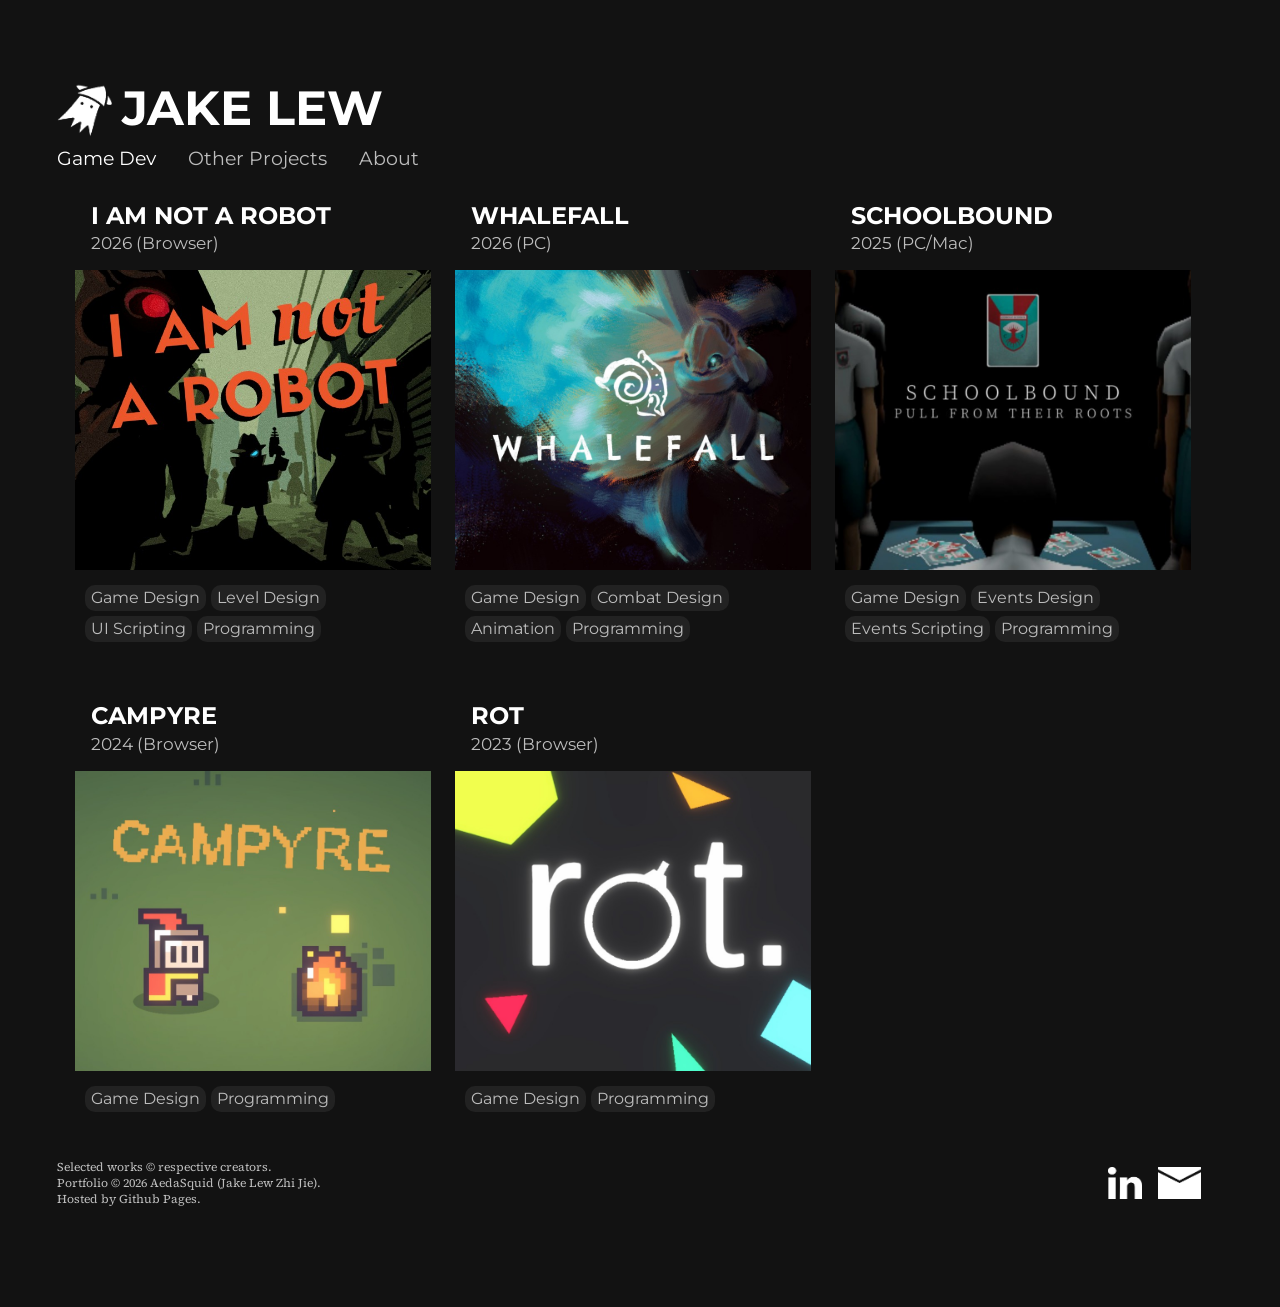
<file: index.html>
<!DOCTYPE html>
<html>
    <head>
        <meta charset="UTF-8">
        <meta name="viewport" content="width=device-width, initial-scale=1.0">
		<title>aedasquid</title>

        <link href="https://cdn.jsdelivr.net/npm/bootstrap@5.3.3/dist/css/bootstrap.min.css" rel="stylesheet" integrity="sha384-QWTKZyjpPEjISv5WaRU9OFeRpok6YctnYmDr5pNlyT2bRjXh0JMhjY6hW+ALEwIH" crossorigin="anonymous">
        <script src="https://cdn.jsdelivr.net/npm/bootstrap@5.3.0/dist/js/bootstrap.bundle.min.js"></script>
        <link href="../css/style.css" rel="stylesheet">
        <link rel="shortcut icon" href="../images/icons/aedaSquid_logoS.png">
    </head>
    <body>
        <header>
          <a class="header-name" href="">
            <img class="logo-aeda" src="../images/icons/aedaSquid_logoW.png" alt="Logo, a cartoon squid.">
            <h1>JAKE LEW</h1>
          </a>
          
          <div class="header-nav d-flex flex-column flex-md-row align-items-left justify-content-center">
            <a class="nav-link custom-link current-page" aria-current="page" href="">Game Dev</a>
            <a class="nav-link custom-link" href="html/otherProjects.html">Other Projects</a>
            <a class="nav-link custom-link" href="html/about.html">About</a>
          </div>
        </header>

        <!-- card list -->
        <div class="cardsContainer">
          <div class="container">
            <div class="row">

              <!-- i am not a robot card -->
              <div class="col-md-6 col-lg-4">
                <a href="articles/dev-update-004.html" class="text-decoration-none">
                  <div class="card">
                    <div class="card-body">
                      <h5 class="card-title">I AM NOT A ROBOT</h5>
                      <p class="card-date"><small>2026 (Browser)</small></p>
                    </div>
                    
                    <img class="card-iamnotarobot" src="../images/thumbnail.png" alt="Read about I Am Not A Robot.">
                    
                    <div class="card-tagList">
                      <span class="card-tag">Game Design</span>
                      <span class="card-tag">Level Design</span>
                      <span class="card-tag">UI Scripting</span>
                      <span class="card-tag">Programming</span>
                    </div>

                  </div>
                </a>
              </div>

              <!-- whalefall card -->
              <div class="col-md-6 col-lg-4">
                <a href="articles/dev-update-004.html" class="text-decoration-none">
                  <div class="card mb-3">
                    <div class="card-body">
                      <h5 class="card-title">WHALEFALL</h5>
                      <p class="card-date"><small>2026 (PC)</small></p>
                    </div>

                    <img class="card-whalefall" src="../images/thumbnail.png"  alt="Read about Whalefall.">

                    <div class="card-tagList">
                      <span class="card-tag">Game Design</span>
                      <span class="card-tag">Combat Design</span>
                      <span class="card-tag">Animation</span>
                      <span class="card-tag">Programming</span>
                    </div>

                  </div>
                </a>
              </div>

              <!-- schoolbound card -->
              <div class="col-md-6 col-lg-4">
                <a href="html/articles/schoolbound.html" class="text-decoration-none">
                  <div class="card mb-3">
                    <div class="card-body">
                      <h5 class="card-title">SCHOOLBOUND</h5>
                      <p class="card-date"><small>2025 (PC/Mac)</small></p>
                    </div>
                    
                    <img class="card-schoolbound" src="../images/thumbnail.png"  alt="Read about Schoolbound.">
                    
                    <div class="card-tagList">
                      <span class="card-tag">Game Design</span>
                      <span class="card-tag">Events Design</span>
                      <span class="card-tag">Events Scripting</span>
                      <span class="card-tag">Programming</span>
                    </div>

                  </div>
                </a>
              </div>

              <!-- campyre card -->
              <div class="col-md-6 col-lg-4">
                <a href="articles/dev-update-004.html" class="text-decoration-none">
                  <div class="card mb-3">
                    <div class="card-body">
                      <h5 class="card-title">CAMPYRE</h5>
                      <p class="card-date"><small>2024 (Browser)</small></p>
                    </div>
                    
                    <img class="card-campyre" src="../images/thumbnail.png" alt="Read about Campyre.">
                    
                    <div class="card-tagList">
                      <span class="card-tag">Game Design</span>
                      <span class="card-tag">Programming</span>
                    </div>

                  </div>
                </a>
              </div>

              <!-- rot card -->
              <div class="col-md-6 col-lg-4">
                <a href="articles/dev-update-004.html" class="text-decoration-none">
                  <div class="card mb-3">
                    <div class="card-body">
                      <h5 class="card-title">ROT</h5>
                      <p class="card-date"><small>2023 (Browser)</small></p>
                    </div>
                    
                    <img class="card-rot" src="../images/thumbnail.png" alt="Read about Rot.">
                    
                    <div class="card-tagList">
                      <span class="card-tag">Game Design</span>
                      <span class="card-tag">Programming</span>
                    </div>

                  </div>
                </a>
              </div>

            </div>
          </div>
        </div>

        <footer>
          <div class="copyright">
            <p>Selected works © respective creators.</p>
            <p>Portfolio © <script>document.write(new Date().getFullYear());</script> AedaSquid (Jake Lew Zhi Jie).</p>
            <p>Hosted by Github Pages.</p>
          </div>

          <div class="contact-buttons">
            <a href="https://www.linkedin.com/in/jake-lew-zhi-jie/" target="_blank">
              <img src="../images/icons/linkedin_icon.png" alt="Click to view my LinkedIn.">
            </a>

            <a href="mailto:jakelew@outlook.sg" target="_blank">
              <img src="../images/icons/email_icon.png" alt="Click to write me an email">
            </a>
          </div>
        </footer>

    </body>
</html>
</file>
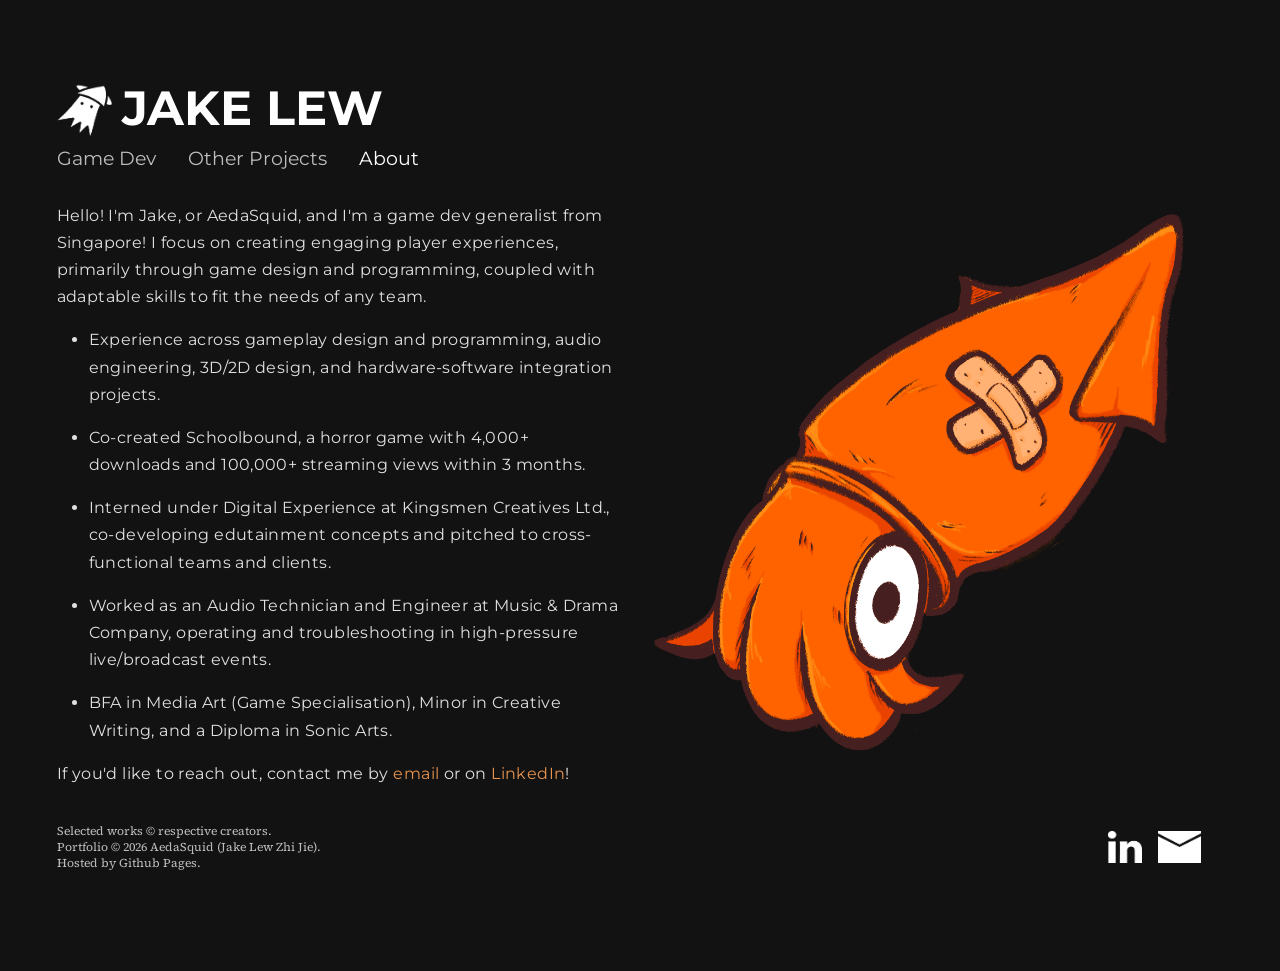
<file: html/about.html>
<!DOCTYPE html>
<html>
    <head>
        <meta charset="UTF-8">
        <meta name="viewport" content="width=device-width, initial-scale=1.0">
		<title>aedasquid</title>

        <link href="https://cdn.jsdelivr.net/npm/bootstrap@5.3.3/dist/css/bootstrap.min.css" rel="stylesheet" integrity="sha384-QWTKZyjpPEjISv5WaRU9OFeRpok6YctnYmDr5pNlyT2bRjXh0JMhjY6hW+ALEwIH" crossorigin="anonymous">
        <script src="https://cdn.jsdelivr.net/npm/bootstrap@5.3.0/dist/js/bootstrap.bundle.min.js"></script>
        <link href="../css/style.css" rel="stylesheet">
        <link rel="shortcut icon" href="../images/icons/aedaSquid_logoS.png">
    </head>
    <body>
        <header>
          <a class="header-name" href="../index.html">
            <img class="logo-aeda" src="../images/icons/aedaSquid_logoW.png" alt="Logo, a cartoon squid.">
            <h1>JAKE LEW</h1>
          </a>
          
          <div class="header-nav d-flex flex-column flex-md-row align-items-left justify-content-center">
            <a class="nav-link custom-link" href="../index.html">Game Dev</a>
            <a class="nav-link custom-link" href="otherProjects.html">Other Projects</a>
            <a class="nav-link custom-link current-page" aria-current="page" href="">About</a>
          </div>
        </header>

        <div class="article">
          <div class="row">
            <div class="col-md-12 col-lg-6">
              <p>Hello! I'm Jake, or AedaSquid, and I'm a game dev generalist from Singapore! 
                I focus on creating engaging player experiences, primarily through game design and programming, coupled with adaptable skills to fit the needs of any team.</p>
              <ul>
                <li>Experience across gameplay design and programming, audio engineering, 3D/2D design, and hardware-software integration projects.</li>
                <li>Co-created Schoolbound, a horror game with 4,000+ downloads and 100,000+ streaming views within 3 months.</li>
                <li>Interned under Digital Experience at Kingsmen Creatives Ltd., co-developing edutainment concepts and pitched to cross-functional teams and clients.</li>
                <li>Worked as an Audio Technician and Engineer at Music & Drama Company, operating and troubleshooting in high-pressure live/broadcast events.</li>
                <li>BFA in Media Art (Game Specialisation), Minor in Creative Writing, and a Diploma in Sonic Arts.</li>
              </ul>
              <p>If you'd like to reach out, contact me by 
                <a href="mailto:jakelew@outlook.sg" target="_blank">email</a>
                or on
                <a href="https://www.linkedin.com/in/jake-lew-zhi-jie/" target="_blank">LinkedIn</a>!
              </p>
            </div>

          <img class="col-md-12 col-lg-6" src="../images/icons/aedaSquid_salmon_s.png" alt="Mascot, a stylised squid.">
          
          </div>
        </div>

        <footer>
          <div class="copyright">
            <p>Selected works © respective creators.</p>
            <p>Portfolio © <script>document.write(new Date().getFullYear());</script> AedaSquid (Jake Lew Zhi Jie).</p>
            <p>Hosted by Github Pages.</p>
          </div>

          <div class="contact-buttons">
            <a href="https://www.linkedin.com/in/jake-lew-zhi-jie/" target="_blank">
              <img src="../images/icons/linkedin_icon.png" alt="Click to view my LinkedIn.">
            </a>

            <a href="mailto:jakelew@outlook.sg" target="_blank">
              <img src="../images/icons/email_icon.png" alt="Click to write me an email">
            </a>
          </div>
        </footer>
    </body>
</html>
</file>
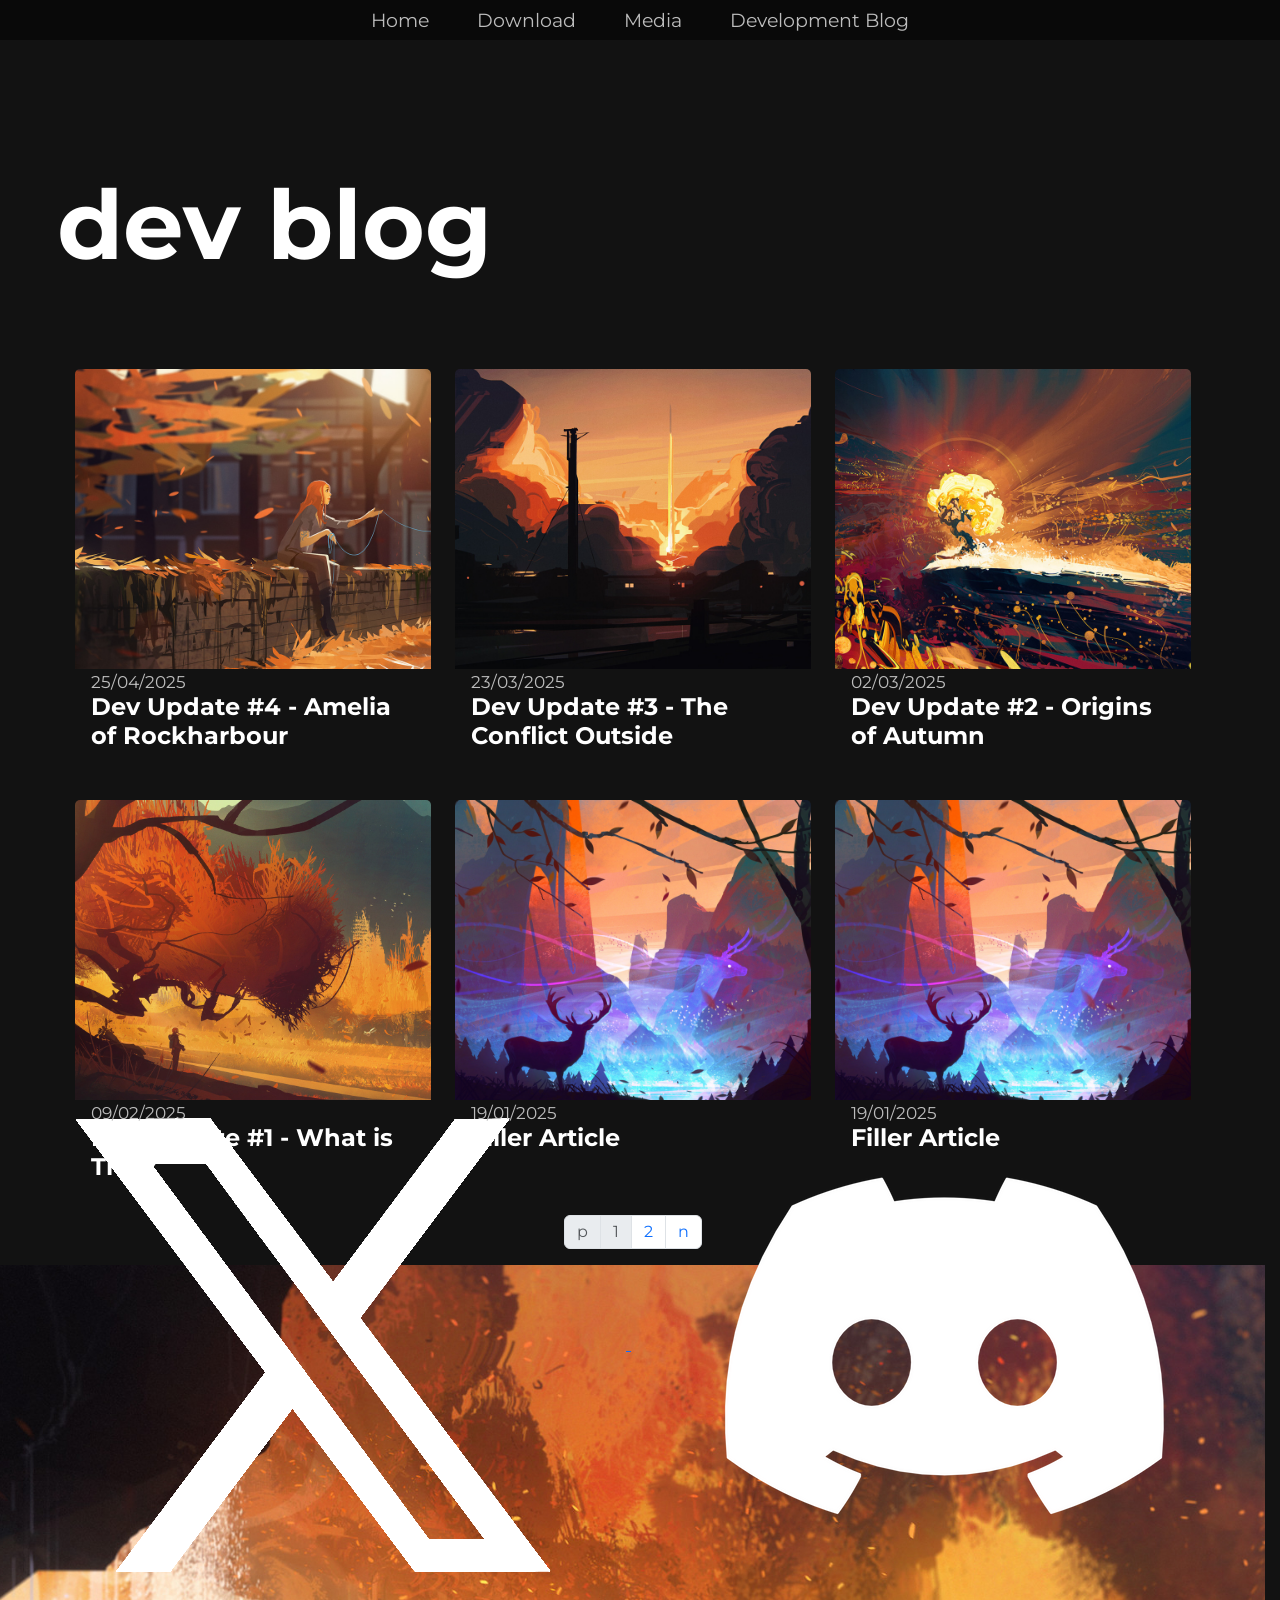
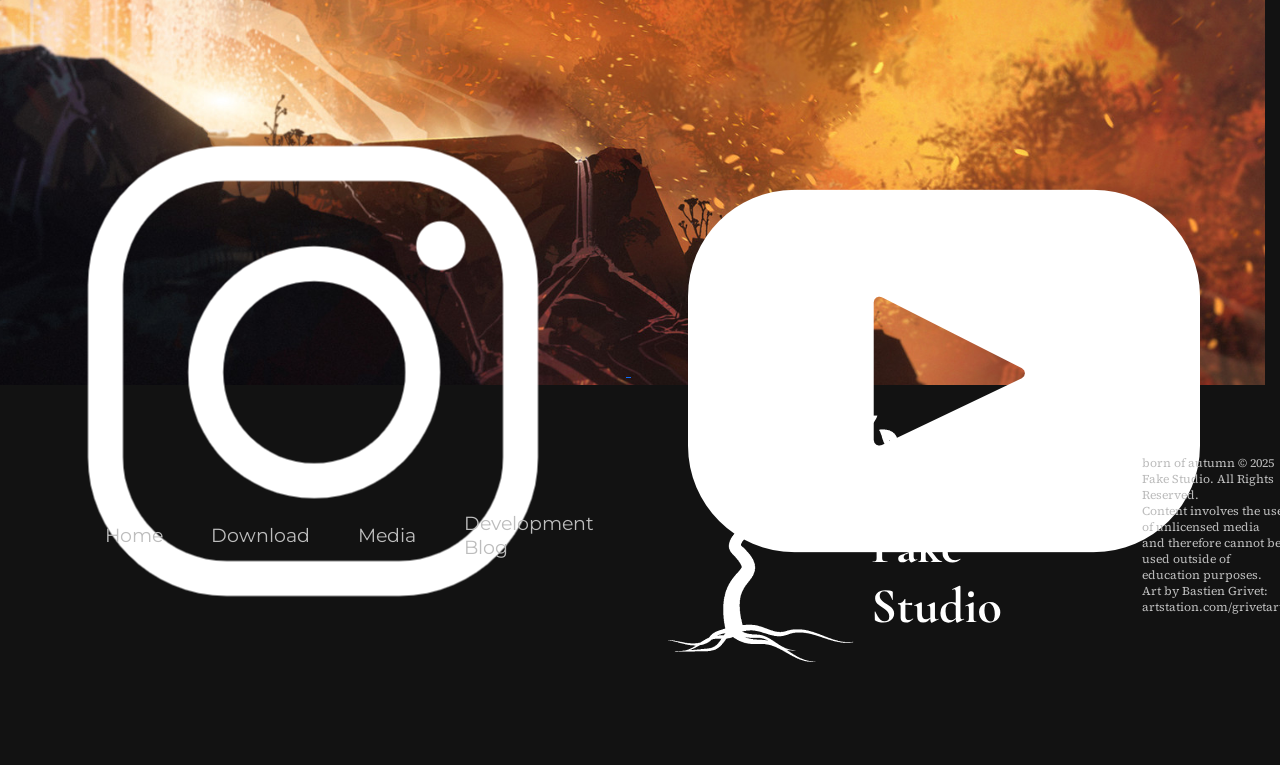
<file: html/devBlog.html>
<!DOCTYPE html>
<html>
    <head>
        <meta charset="UTF-8">
        <meta name="viewport" content="width=device-width, initial-scale=1.0">
		<title>devblog | born of autumn</title>

        <link href="https://cdn.jsdelivr.net/npm/bootstrap@5.3.3/dist/css/bootstrap.min.css" rel="stylesheet" integrity="sha384-QWTKZyjpPEjISv5WaRU9OFeRpok6YctnYmDr5pNlyT2bRjXh0JMhjY6hW+ALEwIH" crossorigin="anonymous">
        <script src="https://cdn.jsdelivr.net/npm/bootstrap@5.3.0/dist/js/bootstrap.bundle.min.js"></script>
        <link href="../css/style.css" rel="stylesheet">
        <link rel="shortcut icon" href="../images/icons/shortcutIcon.png">
    </head>
    <body>
        <nav class="navbar navbar-expand-md navbar-dark sticky-top position-fixed w-100 custom-nav">
            <div class="container-fluid">
              <button class="navbar-toggler ms-auto" type="button" data-bs-toggle="collapse" data-bs-target="#navbarCollapsible" aria-controls="navbarCollapsible" aria-expanded="false" aria-label="Toggle navigation">
                <span class="navbar-toggler-icon"></span>
              </button>
              <div class="collapse navbar-collapse justify-content-center" id="navbarCollapsible">
                <div class="d-flex flex-column flex-md-row align-items-end">
                  <a class="nav-link m-4 my-md-0 custom-link" aria-current="page" href="home.html">Home</a>
                  <a class="nav-link m-4 my-md-0 custom-link" href="https://cobolo.itch.io/schoolbound" target="_blank">Download</a>
                  <a class="nav-link m-4 my-md-0 custom-link" href="media.html">Media</a>
                  <a class="nav-link m-4 my-md-0 custom-link" href="#">Development Blog</a>
                </div>
              </div>
            </div>
          </nav>

        <header class="smallHeader">
              <p>
                dev blog
              </p>
        </header>

        <!-- articles -->
         <div class="container mt-5">
          <div class="row">

              <!-- card 1 -->
              <div class="col-md-4">
                <a href="articles/dev-update-004.html" class="text-decoration-none">
                  <div class="card bg-transparent mb-3">
                    <img src="../images/articles/devUpdate004.jpg" class="card-img-top">
                    <div class="card-body">
                      <p class="card-text"><small class="text-body-dark">25/04/2025</small></p>
                      <h5 class="card-title">Dev Update #4 - Amelia of Rockharbour</h5>
                    </div>
                  </div>
                </a>
              </div>

              <!-- card 2 -->
              <div class="col-md-4">
                <a href="articles/dev-update-003.html" class="text-decoration-none">
                  <div class="card bg-transparent mb-3">
                    <img src="../images/articles/devUpdate003.jpg" class="card-img-top">
                    <div class="card-body">
                      <p class="card-text"><small class="text-body-dark">23/03/2025</small></p>
                      <h5 class="card-title">Dev Update #3 - The Conflict Outside</h5>
                    </div>
                  </div>
                </a>
              </div>

              <!-- card 3 -->
              <div class="col-md-4">
                <a href="articles/dev-update-002.html" class="text-decoration-none">
                  <div class="card bg-transparent mb-3">
                    <img src="../images/articles/devUpdate002.jpg" class="card-img-top">
                    <div class="card-body">
                      <p class="card-text"><small class="text-body-dark">02/03/2025</small></p>
                      <h5 class="card-title">Dev Update #2 - Origins of Autumn</h5>
                    </div>
                  </div>
                </a>
              </div>

              <!-- card 4 -->
              <div class="col-md-4">
                <a href="articles/dev-update-001.html" class="text-decoration-none">
                  <div class="card bg-transparent mb-3">
                    <img src="../images/headerImage.jpg" class="card-img-top">
                    <div class="card-body">
                      <p class="card-text"><small class="text-body-dark">09/02/2025</small></p>
                      <h5 class="card-title">Dev Update #1 - What is This?</h5>
                    </div>
                  </div>
                </a>
              </div>

              <!-- card 5 -->
              <div class="col-md-4">
                <a href="articles/filler.html" class="text-decoration-none">
                  <div class="card bg-transparent mb-3">
                    <img src="../images/articles/filler.jpg" class="card-img-top">
                    <div class="card-body">
                      <p class="card-text"><small class="text-body-dark">19/01/2025</small></p>
                      <h5 class="card-title">Filler Article</h5>
                    </div>
                  </div>
                </a>
              </div>

              <!-- card 6 -->
              <div class="col-md-4">
                <a href="articles/filler.html" class="text-decoration-none">
                  <div class="card bg-transparent mb-3">
                    <img src="../images/articles/filler.jpg" class="card-img-top">
                    <div class="card-body">
                      <p class="card-text"><small class="text-body-dark">19/01/2025</small></p>
                      <h5 class="card-title">Filler Article</h5>
                    </div>
                  </div>
                </a>
              </div>
          </div> 
         </div>

         <nav aria-label="Page navigation example">
          <ul class="pagination justify-content-center">
            <li class="page-item disabled"><a class="page-link page-prev" href="#">p</a></li>
            <li class="page-item disabled page-current"><a class="page-link" href="#">1</a></li>
            <li class="page-item"><a class="page-link" href="devBlogPage2.html">2</a></li>
            <li class="page-item"><a class="page-link page-next" href="devBlogPage2.html">n</a></li>
          </ul>
        </nav>
        <!-- articles -->

        <!-- community -->
        <div class="community">
          <h1>Follow Us</h1>

          <div class="communityButtons">
            <a href="https://x.com/schoolboundgame" target="_blank">
              <img src="../images/icons/Twitter X.png" alt="Twitter">
            </a>

            <a href="https://www.youtube.com/channel/UCsRgewTJowneBKHt_WLbGoA" target="_blank">
              <img src="../images/icons/Discord.png" alt="Discord">
            </a>

            <a href="https://www.instagram.com/schoolbound_game/" target="_blank">
              <img src="../images/icons/Instagram.png" alt="Instagram">
            </a>

            <a href="https://www.youtube.com/channel/UCsRgewTJowneBKHt_WLbGoA" target="_blank">
              <img src="../images/icons/YouTube.png" alt="YouTube Channel">
            </a>
          </div>
        </div>
        <!-- community -->

        <footer>
          <div class="d-flex flex-column flex-md-row align-items-center justify-content-center m-4">
            <a class="nav-link mx-4 my-1 custom-link" aria-current="page" href="home.html">Home</a>
            <a class="nav-link mx-4 my-1 custom-link" href="https://cobolo.itch.io/schoolbound" target="_blank">Download</a>
            <a class="nav-link mx-4 my-1 custom-link" href="media.html">Media</a>
            <a class="nav-link mx-4 my-1 custom-link" href="#">Development Blog</a>
          </div>

          <img src="../images/fakeStudioLogo.png">
            
          <div class="copyright">
            <p>born of autumn © 2025 Fake Studio. All Rights Reserved.</p>
            <p>Content involves the use of unlicensed media and therefore cannot be used outside of education purposes.</p>
            <p>Art by Bastien Grivet: artstation.com/grivetart</p>
          </div>
        </footer>
          
    </body>
</html>
</file>
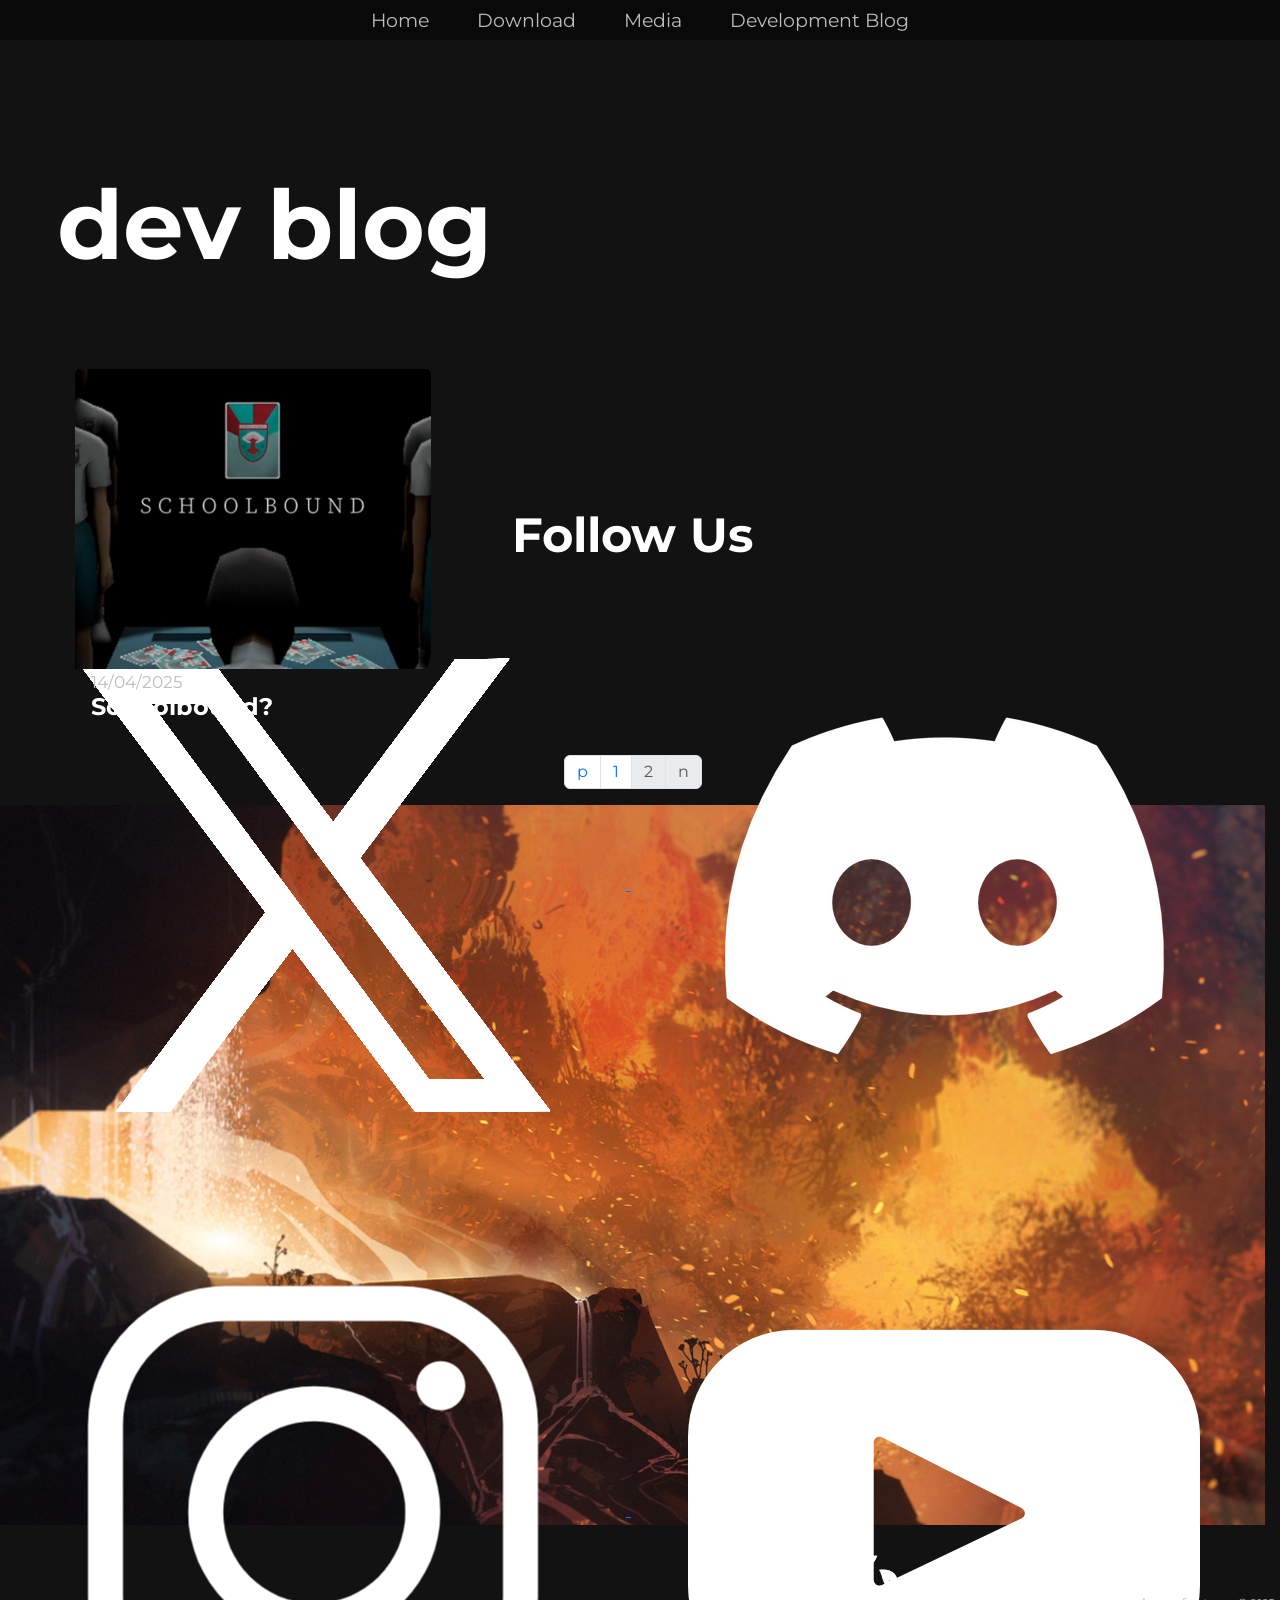
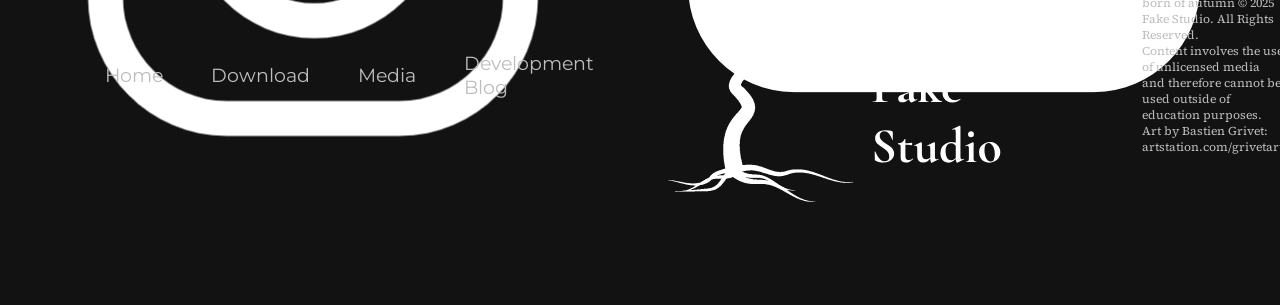
<file: html/devBlogPage2.html>
<!DOCTYPE html>
<html>
    <head>
        <meta charset="UTF-8">
        <meta name="viewport" content="width=device-width, initial-scale=1.0">
		<title>devblog | born of autumn</title>

        <link href="https://cdn.jsdelivr.net/npm/bootstrap@5.3.3/dist/css/bootstrap.min.css" rel="stylesheet" integrity="sha384-QWTKZyjpPEjISv5WaRU9OFeRpok6YctnYmDr5pNlyT2bRjXh0JMhjY6hW+ALEwIH" crossorigin="anonymous">
        <script src="https://cdn.jsdelivr.net/npm/bootstrap@5.3.0/dist/js/bootstrap.bundle.min.js"></script>
        <link href="../css/style.css" rel="stylesheet">
        <link rel="shortcut icon" href="../images/icons/shortcutIcon.png">
    </head>
    <body>
        <nav class="navbar navbar-expand-md navbar-dark sticky-top position-fixed w-100 custom-nav">
            <div class="container-fluid">
              <button class="navbar-toggler ms-auto" type="button" data-bs-toggle="collapse" data-bs-target="#navbarCollapsible" aria-controls="navbarCollapsible" aria-expanded="false" aria-label="Toggle navigation">
                <span class="navbar-toggler-icon"></span>
              </button>
              <div class="collapse navbar-collapse justify-content-center" id="navbarCollapsible">
                <div class="d-flex flex-column flex-md-row align-items-end">
                  <a class="nav-link m-4 my-md-0 custom-link" aria-current="page" href="home.html">Home</a>
                  <a class="nav-link m-4 my-md-0 custom-link" href="https://cobolo.itch.io/schoolbound" target="_blank">Download</a>
                  <a class="nav-link m-4 my-md-0 custom-link" href="media.html">Media</a>
                  <a class="nav-link m-4 my-md-0 custom-link" href="#">Development Blog</a>
                </div>
              </div>
            </div>
          </nav>

        <header class="smallHeader">
              <p>
                dev blog
              </p>
        </header>

        <!-- articles -->
         <div class="container mt-5">
          <div class="row">

              <!-- card 1 -->
              <div class="col-md-4">
                <a href="articles/schoolbound.html" class="text-decoration-none">
                  <div class="card bg-transparent mb-3">
                    <img src="../images/articles/schoolbound.jpg" class="card-img-top">
                    <div class="card-body">
                      <p class="card-text"><small class="text-body-dark">14/04/2025</small></p>
                      <h5 class="card-title">Schoolbound?</h5>
                    </div>
                  </div>
                </a>
              </div>
          </div> 
         </div>

         <nav aria-label="Page navigation example">
          <ul class="pagination justify-content-center">
            <li class="page-item"><a class="page-link page-prev" href="devBlog.html">p</a></li>
            <li class="page-item"><a class="page-link" href="devBlog.html">1</a></li>
            <li class="page-item disabled page-current"><a class="page-link" href="#">2</a></li>
            <li class="page-item disabled"><a class="page-link page-next" href="#">n</a></li>
          </ul>
        </nav>
        <!-- articles -->

        <!-- community -->
        <div class="community">
          <h1>Follow Us</h1>

          <div class="communityButtons">
            <a href="https://x.com/schoolboundgame" target="_blank">
              <img src="../images/icons/Twitter X.png" alt="Twitter">
            </a>

            <a href="https://www.youtube.com/channel/UCsRgewTJowneBKHt_WLbGoA" target="_blank">
              <img src="../images/icons/Discord.png" alt="Discord">
            </a>

            <a href="https://www.instagram.com/schoolbound_game/" target="_blank">
              <img src="../images/icons/Instagram.png" alt="Instagram">
            </a>

            <a href="https://www.youtube.com/channel/UCsRgewTJowneBKHt_WLbGoA" target="_blank">
              <img src="../images/icons/YouTube.png" alt="YouTube Channel">
            </a>
          </div>
        </div>
        <!-- community -->

        <footer>
          <div class="d-flex flex-column flex-md-row align-items-center justify-content-center m-4">
            <a class="nav-link mx-4 my-1 custom-link" aria-current="page" href="home.html">Home</a>
            <a class="nav-link mx-4 my-1 custom-link" href="https://cobolo.itch.io/schoolbound" target="_blank">Download</a>
            <a class="nav-link mx-4 my-1 custom-link" href="media.html">Media</a>
            <a class="nav-link mx-4 my-1 custom-link" href="#">Development Blog</a>
          </div>

          <img src="../images/fakeStudioLogo.png">
            
          <div class="copyright">
            <p>born of autumn © 2025 Fake Studio. All Rights Reserved.</p>
            <p>Content involves the use of unlicensed media and therefore cannot be used outside of education purposes.</p>
            <p>Art by Bastien Grivet: artstation.com/grivetart</p>
          </div>
        </footer>
          
    </body>
</html>
</file>
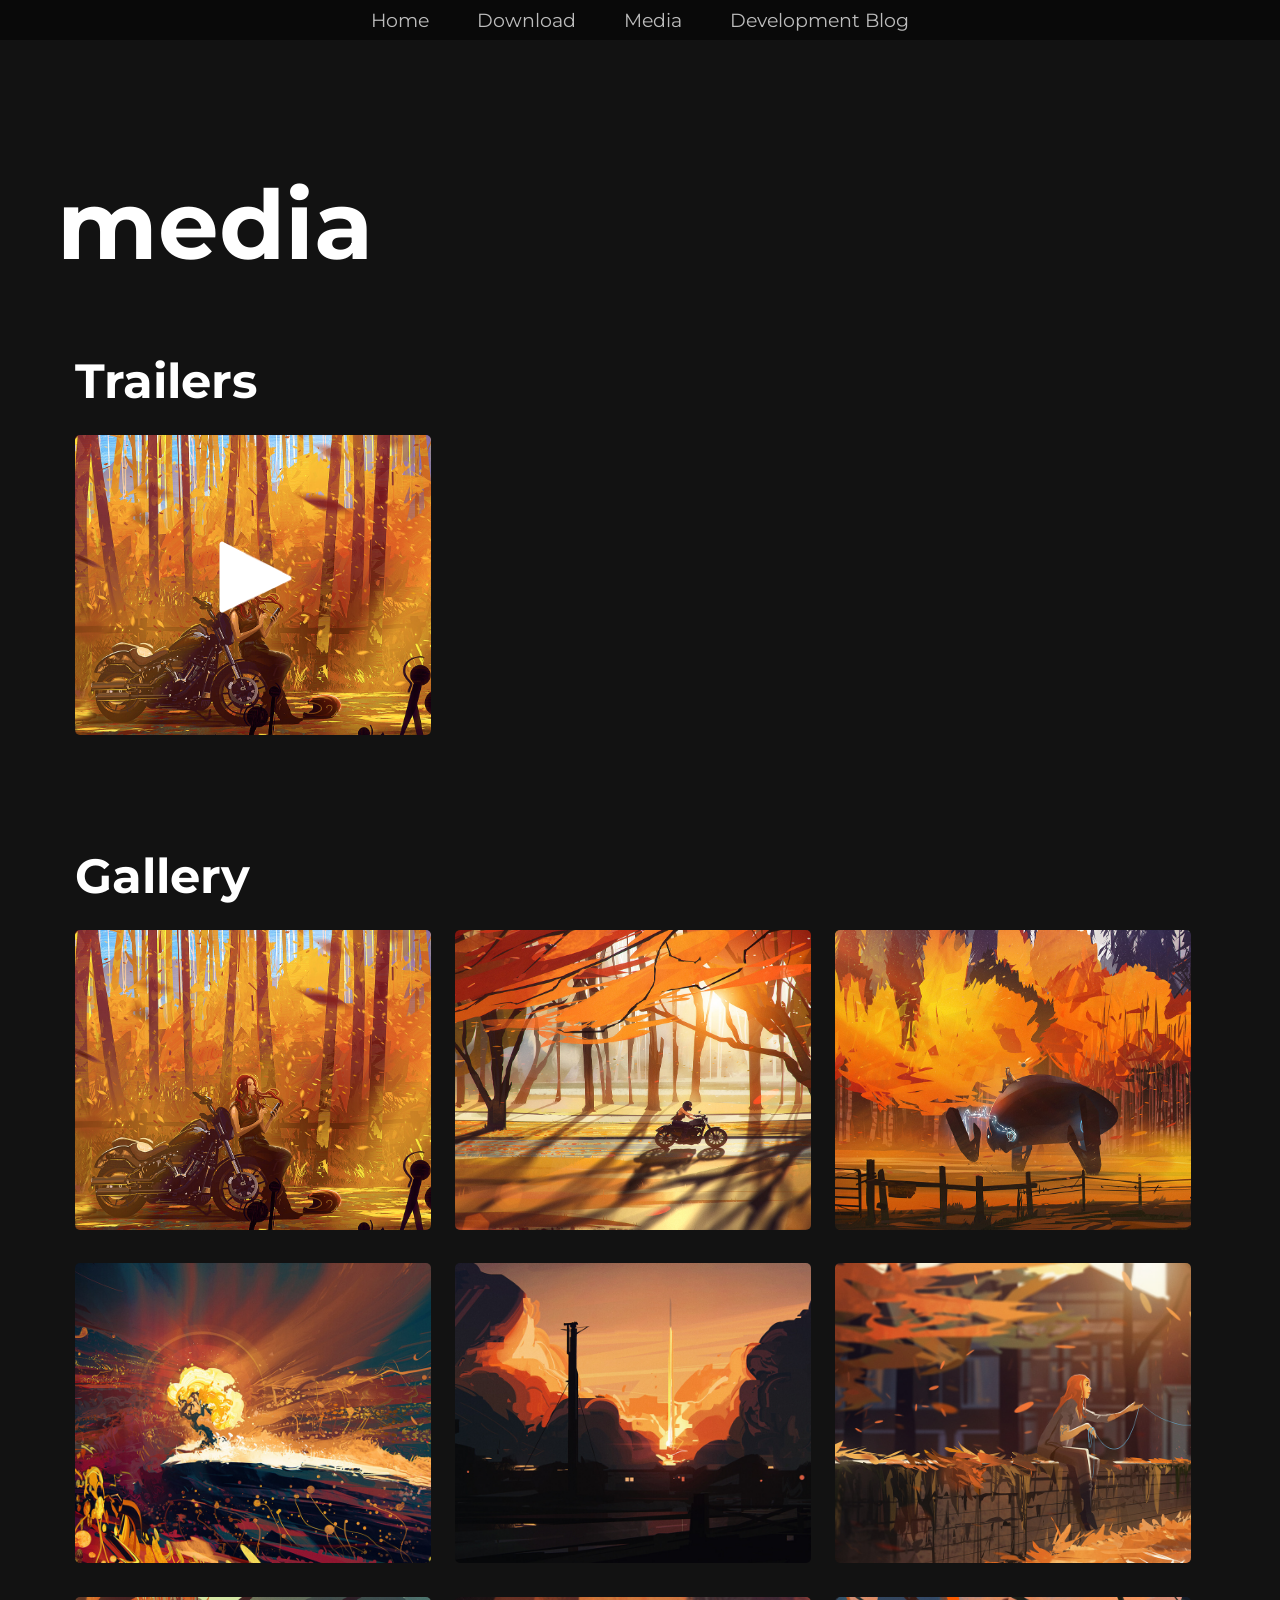
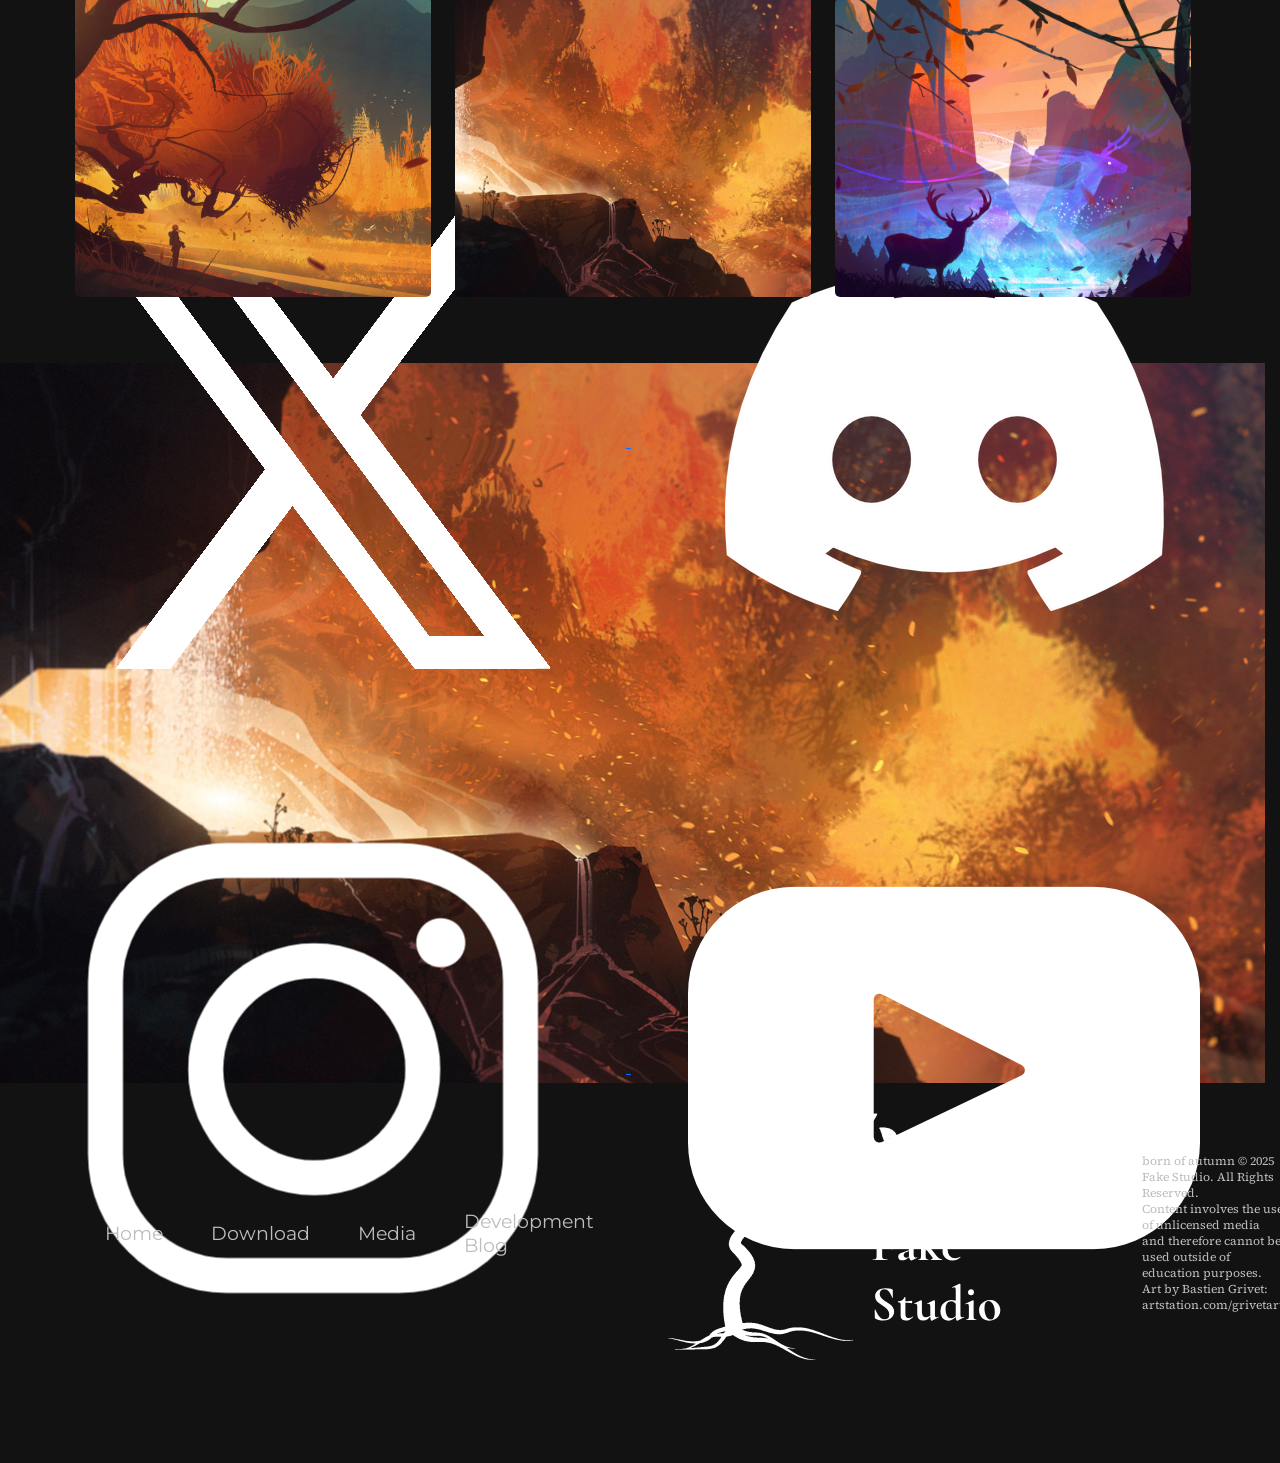
<file: html/media.html>
<!DOCTYPE html>
<html>
    <head>
        <meta charset="UTF-8">
        <meta name="viewport" content="width=device-width, initial-scale=1.0">
		<title>Media | born of autumn</title>

        <link href="https://cdn.jsdelivr.net/npm/bootstrap@5.3.3/dist/css/bootstrap.min.css" rel="stylesheet" integrity="sha384-QWTKZyjpPEjISv5WaRU9OFeRpok6YctnYmDr5pNlyT2bRjXh0JMhjY6hW+ALEwIH" crossorigin="anonymous">
        <script src="https://cdn.jsdelivr.net/npm/bootstrap@5.3.0/dist/js/bootstrap.bundle.min.js"></script>
        <link href="../css/style.css" rel="stylesheet">
        <link rel="shortcut icon" href="../images/icons/shortcutIcon.png">
    </head>
    <body>
      <nav class="navbar navbar-expand-md navbar-dark sticky-top position-fixed w-100 custom-nav">
        <div class="container-fluid">
          <button class="navbar-toggler ms-auto" type="button" data-bs-toggle="collapse" data-bs-target="#navbarCollapsible" aria-controls="navbarCollapsible" aria-expanded="false" aria-label="Toggle navigation">
            <span class="navbar-toggler-icon"></span>
          </button>
          <div class="collapse navbar-collapse justify-content-center" id="navbarCollapsible">
            <div class="d-flex flex-column flex-md-row align-items-end">
              <a class="nav-link m-4 my-md-0 custom-link" aria-current="page" href="home.html">Home</a>
              <a class="nav-link m-4 my-md-0 custom-link" href="https://cobolo.itch.io/schoolbound" target="_blank">Download</a>
              <a class="nav-link m-4 my-md-0 custom-link" href="#">Media</a>
              <a class="nav-link m-4 my-md-0 custom-link" href="devBlog.html">Development Blog</a>
            </div>
          </div>
        </div>
      </nav>

        <header class="smallHeader">
              <p>
                media
              </p>
        </header>

        <!-- video gallery -->
         <div class="container my-5">
          <h1>Trailers</h1>
          <div class="row">

              <!-- card 1 -->
              <div class="col-md-4">
                <a href="https://www.youtube.com/watch?v=H9tgYQdqWTg" class="text-decoration-none" target="_blank">
                  <div class="card bg-transparent mb-3">
                    <img src="../images/gallery/BoA_01.jpg" class="card-img">
                    <img src="../images/icons/Play.png" class="overlay-img">
                  </div>
                </a>
              </div>

          </div> 
         </div>
        <!-- video gallery -->
        
        <!-- image gallery -->
        <div class="container my-5">
          <h1>Gallery</h1>
          <div class="row media">

              <!-- card 1 -->
              <div class="col-md-4">
                <div class="card bg-transparent mb-3" onclick="showOverlay(this)">
                  <img src="../images/gallery/BoA_01.jpg" class="card-img">
                </div>
              </div>

              <!-- card 2 -->
              <div class="col-md-4">
                <div class="card bg-transparent mb-3" onclick="showOverlay(this)">
                  <img src="../images/gallery/BoA_02.jpg" class="card-img">
                </div>
              </div>

              <!-- card 3 -->
              <div class="col-md-4">
                <div class="card bg-transparent mb-3" onclick="showOverlay(this)">
                  <img src="../images/gallery/BoA_03.jpg" class="card-img">
                </div>
              </div>

              <!-- card 4 -->
              <div class="col-md-4">
                <div class="card bg-transparent mb-3" onclick="showOverlay(this)">
                  <img src="../images/articles/devUpdate002.jpg" class="card-img">
                </div>
              </div>

              <!-- card 5 -->
              <div class="col-md-4">
                <div class="card bg-transparent mb-3" onclick="showOverlay(this)">
                  <img src="../images/articles/devUpdate003.jpg" class="card-img">
                </div>
              </div>

              <!-- card 6 -->
              <div class="col-md-4">
                <div class="card bg-transparent mb-3" onclick="showOverlay(this)">
                  <img src="../images/articles/devUpdate004.jpg" class="card-img">
                </div>
              </div>

              <!-- card 7 -->
              <div class="col-md-4">
                <div class="card bg-transparent mb-3" onclick="showOverlay(this)">
                  <img src="../images/headerImage.jpg" class="card-img">
                </div>
              </div>

              <!-- card 8 -->
              <div class="col-md-4">
                <div class="card bg-transparent mb-3" onclick="showOverlay(this)">
                  <img src="../images/communityImage.jpg" class="card-img">
                </div>
              </div>

              <!-- card 9 -->
              <div class="col-md-4">
                <div class="card bg-transparent mb-3" onclick="showOverlay(this)">
                  <img src="../images/articles/filler.jpg" class="card-img">
                </div>
              </div>

          </div>
        </div>
        <!-- image gallery -->

        <!-- focused image -->
         <div id="focusedOverlay" onclick="closeOverlay()">
            <img src="../images/gallery/BoA_01.jpg" id="focusedImage">
         </div>
        <!-- focused image -->

        <!-- community -->
        <div class="community">
          <h1>Follow Us</h1>

          <div class="communityButtons">
            <a href="https://x.com/schoolboundgame" target="_blank">
              <img src="../images/icons/Twitter X.png" alt="Twitter">
            </a>

            <a href="https://www.youtube.com/channel/UCsRgewTJowneBKHt_WLbGoA" target="_blank">
              <img src="../images/icons/Discord.png" alt="Discord">
            </a>

            <a href="https://www.instagram.com/schoolbound_game/" target="_blank">
              <img src="../images/icons/Instagram.png" alt="Instagram">
            </a>

            <a href="https://www.youtube.com/channel/UCsRgewTJowneBKHt_WLbGoA" target="_blank">
              <img src="../images/icons/YouTube.png" alt="YouTube Channel">
            </a>
          </div>
        </div>
        <!-- community -->

        <footer>
          <div class="d-flex flex-column flex-md-row align-items-center justify-content-center m-4">
            <a class="nav-link mx-4 my-1 custom-link" aria-current="page" href="home.html">Home</a>
            <a class="nav-link mx-4 my-1 custom-link" href="https://cobolo.itch.io/schoolbound" target="_blank">Download</a>
            <a class="nav-link mx-4 my-1 custom-link" href="#">Media</a>
            <a class="nav-link mx-4 my-1 custom-link" href="devBlog.html">Development Blog</a>
          </div>

          <img src="../images/fakeStudioLogo.png">
            
          <div class="copyright">
            <p>born of autumn © 2025 Fake Studio. All Rights Reserved.</p>
            <p>Content involves the use of unlicensed media and therefore cannot be used outside of education purposes.</p>
            <p>Art by Bastien Grivet: artstation.com/grivetart</p>
          </div>
        </footer>
          
        <script src="../js/mediaFocus.js"></script>
    </body>
</html>
</file>
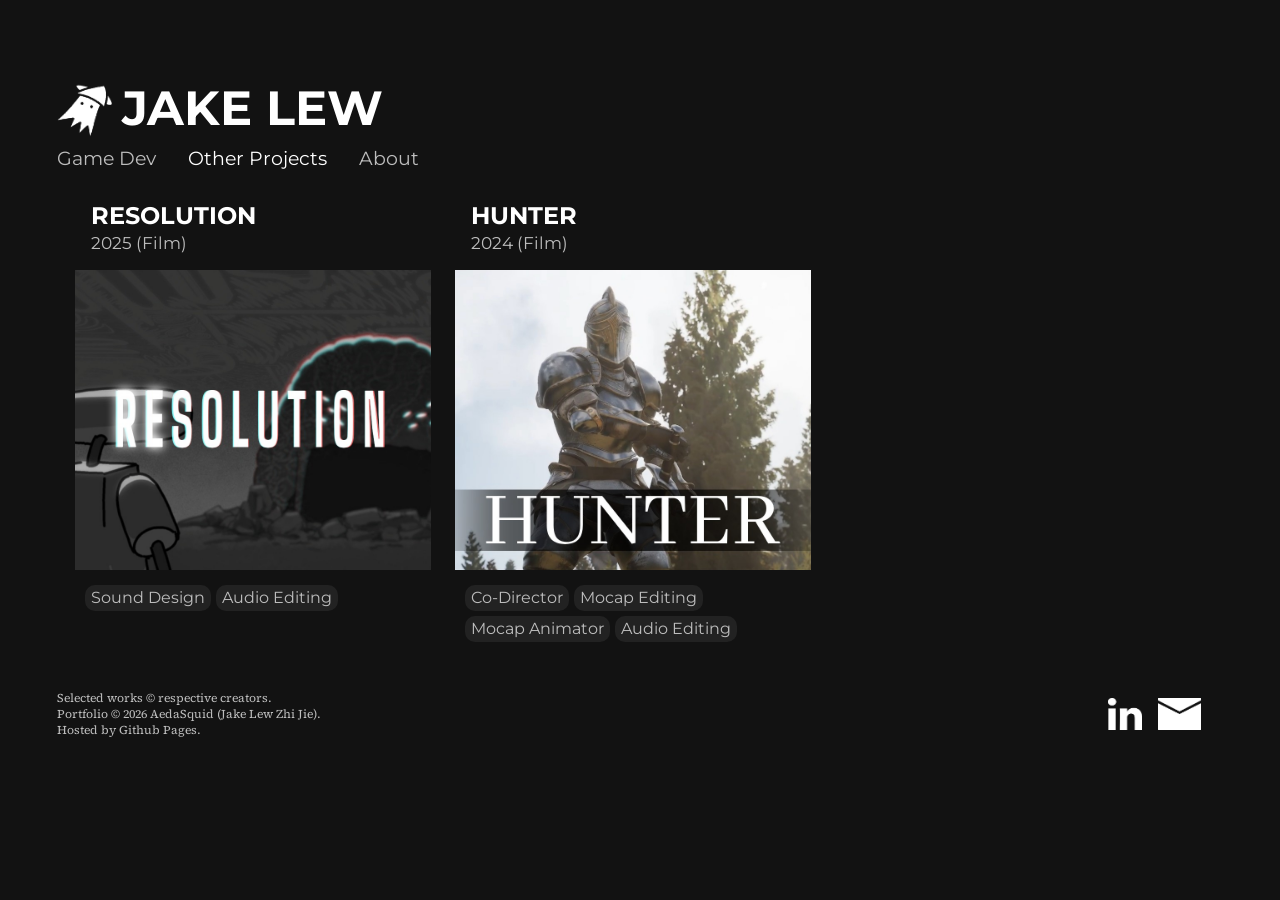
<file: html/otherProjects.html>
<!DOCTYPE html>
<html>
    <head>
        <meta charset="UTF-8">
        <meta name="viewport" content="width=device-width, initial-scale=1.0">
		<title>aedasquid</title>

        <link href="https://cdn.jsdelivr.net/npm/bootstrap@5.3.3/dist/css/bootstrap.min.css" rel="stylesheet" integrity="sha384-QWTKZyjpPEjISv5WaRU9OFeRpok6YctnYmDr5pNlyT2bRjXh0JMhjY6hW+ALEwIH" crossorigin="anonymous">
        <script src="https://cdn.jsdelivr.net/npm/bootstrap@5.3.0/dist/js/bootstrap.bundle.min.js"></script>
        <link href="../css/style.css" rel="stylesheet">
        <link rel="shortcut icon" href="../images/icons/aedaSquid_logoS.png">
    </head>
    <body>
        <header>
          <a class="header-name" href="../index.html">
            <img class="logo-aeda" src="../images/icons/aedaSquid_logoW.png" alt="Logo, a cartoon squid.">
            <h1>JAKE LEW</h1>
          </a>
          
          <div class="header-nav d-flex flex-column flex-md-row align-items-left justify-content-center">
            <a class="nav-link custom-link" aria-current="page" href="../index.html">Game Dev</a>
            <a class="nav-link custom-link current-page" aria-current="page" href="">Other Projects</a>
            <a class="nav-link custom-link" href="about.html">About</a>
          </div>
        </header>

        <!-- card list -->
        <div class="cardsContainer">
          <div class="container">
            <div class="row">

              <!-- resolution card -->
              <div class="col-md-6 col-lg-4">
                <a href="https://youtu.be/5-eEmOmWKRA" class="text-decoration-none">
                  <div class="card mb-3">
                    <div class="card-body">
                      <h5 class="card-title">RESOLUTION</h5>
                      <p class="card-date"><small>2025 (Film)</small></p>
                    </div>
                    
                    <img class="card-resolutionFilm" src="../images/thumbnail.png" alt="Watch Resolution.">
                    
                    <div class="card-tagList">
                      <span class="card-tag">Sound Design</span>
                      <span class="card-tag">Audio Editing</span>
                    </div>

                  </div>
                </a>
              </div>

              <!-- hunter card -->
              <div class="col-md-6 col-lg-4">
                <a href="https://youtu.be/bGeSe9qHq5A" class="text-decoration-none">
                  <div class="card mb-3">
                    <div class="card-body">
                      <h5 class="card-title">HUNTER</h5>
                      <p><small>2024 (Film)</small></p>
                    </div>
                    
                    <img class="card-hunterFilm" src="../images/thumbnail.png"  alt="Watch Hunter.">

                    <div class="card-tagList">
                      <span class="card-tag">Co-Director</span>
                      <span class="card-tag">Mocap Editing</span>
                      <span class="card-tag">Mocap Animator</span>
                      <span class="card-tag">Audio Editing</span>
                    </div>

                  </div>
                </a>
              </div>

            </div>
          </div>
        </div>
          
        <footer>
          <div class="copyright">
            <p>Selected works © respective creators.</p>
            <p>Portfolio © <script>document.write(new Date().getFullYear());</script> AedaSquid (Jake Lew Zhi Jie).</p>
            <p>Hosted by Github Pages.</p>
          </div>

          <div class="contact-buttons">
            <a href="https://www.linkedin.com/in/jake-lew-zhi-jie/" target="_blank">
              <img src="../images/icons/linkedin_icon.png" alt="Click to view my LinkedIn.">
            </a>

            <a href="mailto:jakelew@outlook.sg" target="_blank">
              <img src="../images/icons/email_icon.png" alt="Click to write me an email">
            </a>
          </div>
        </footer>

    </body>
</html>
</file>
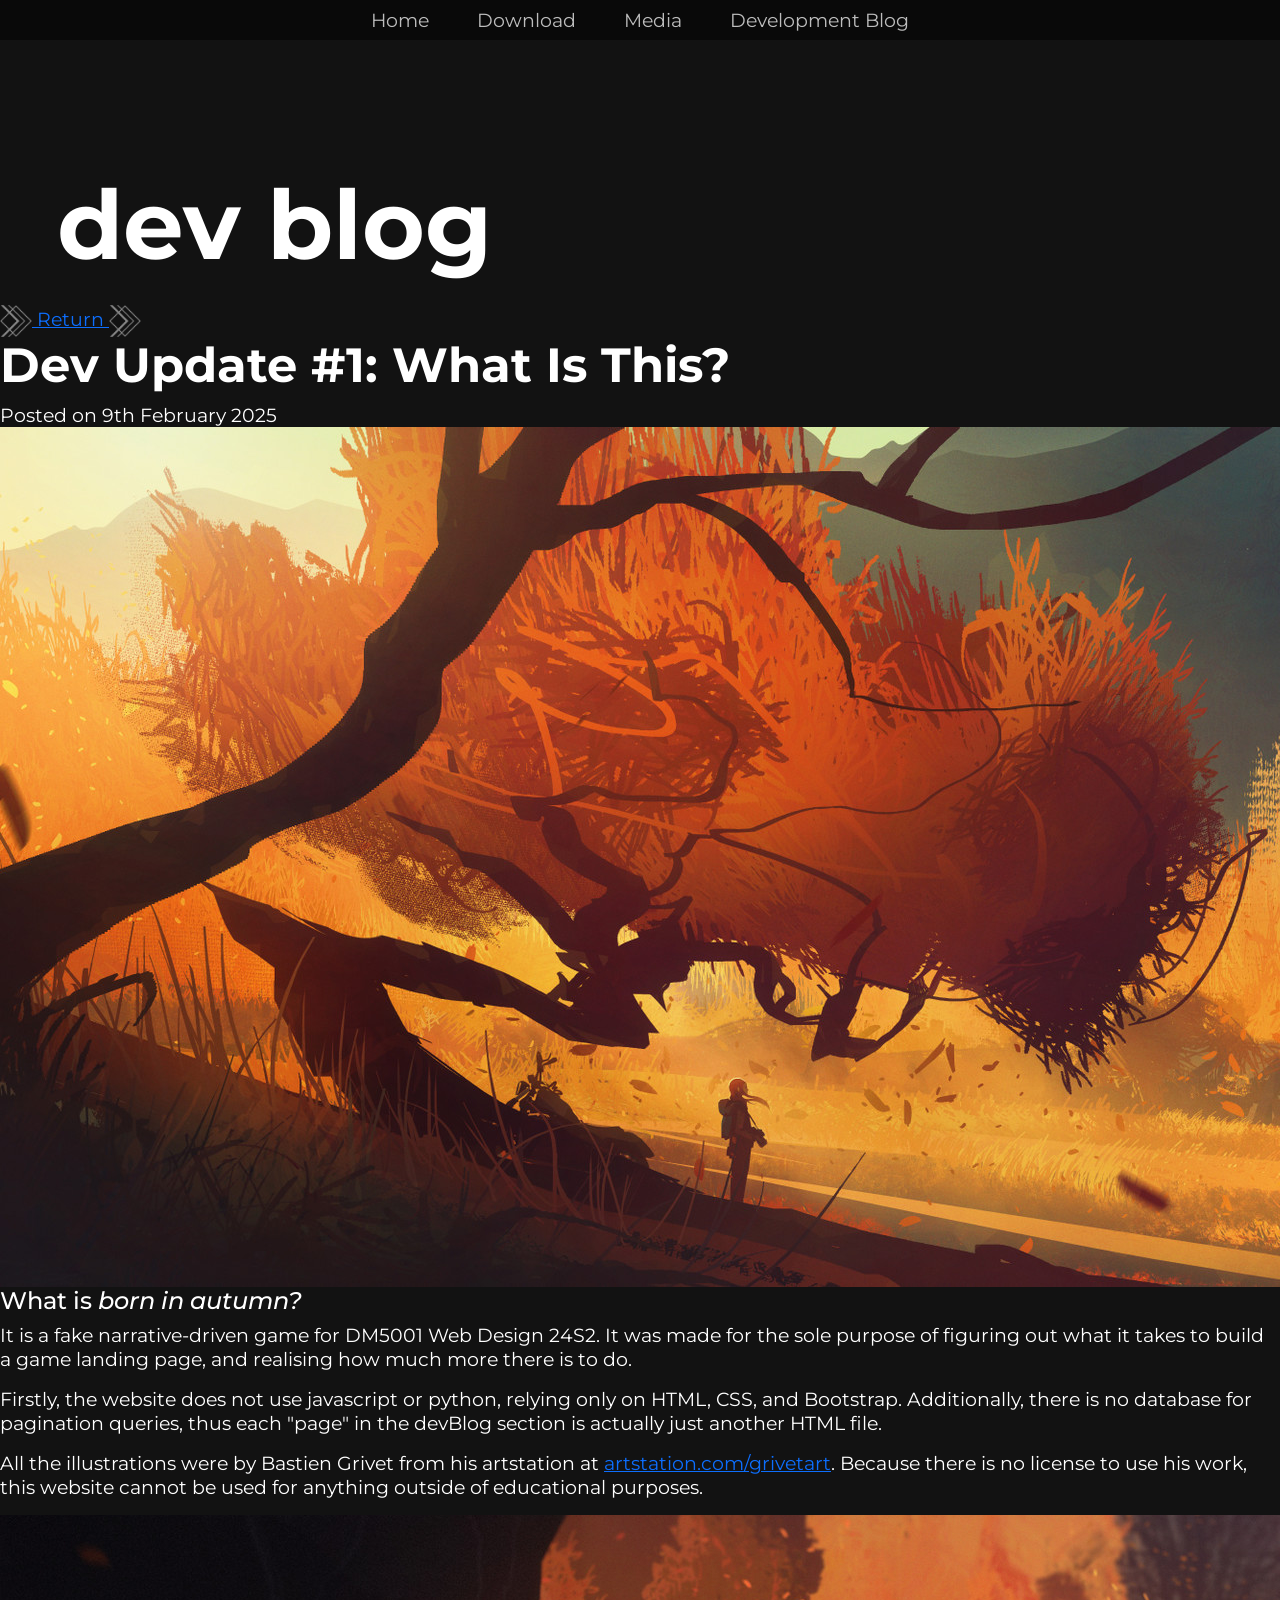
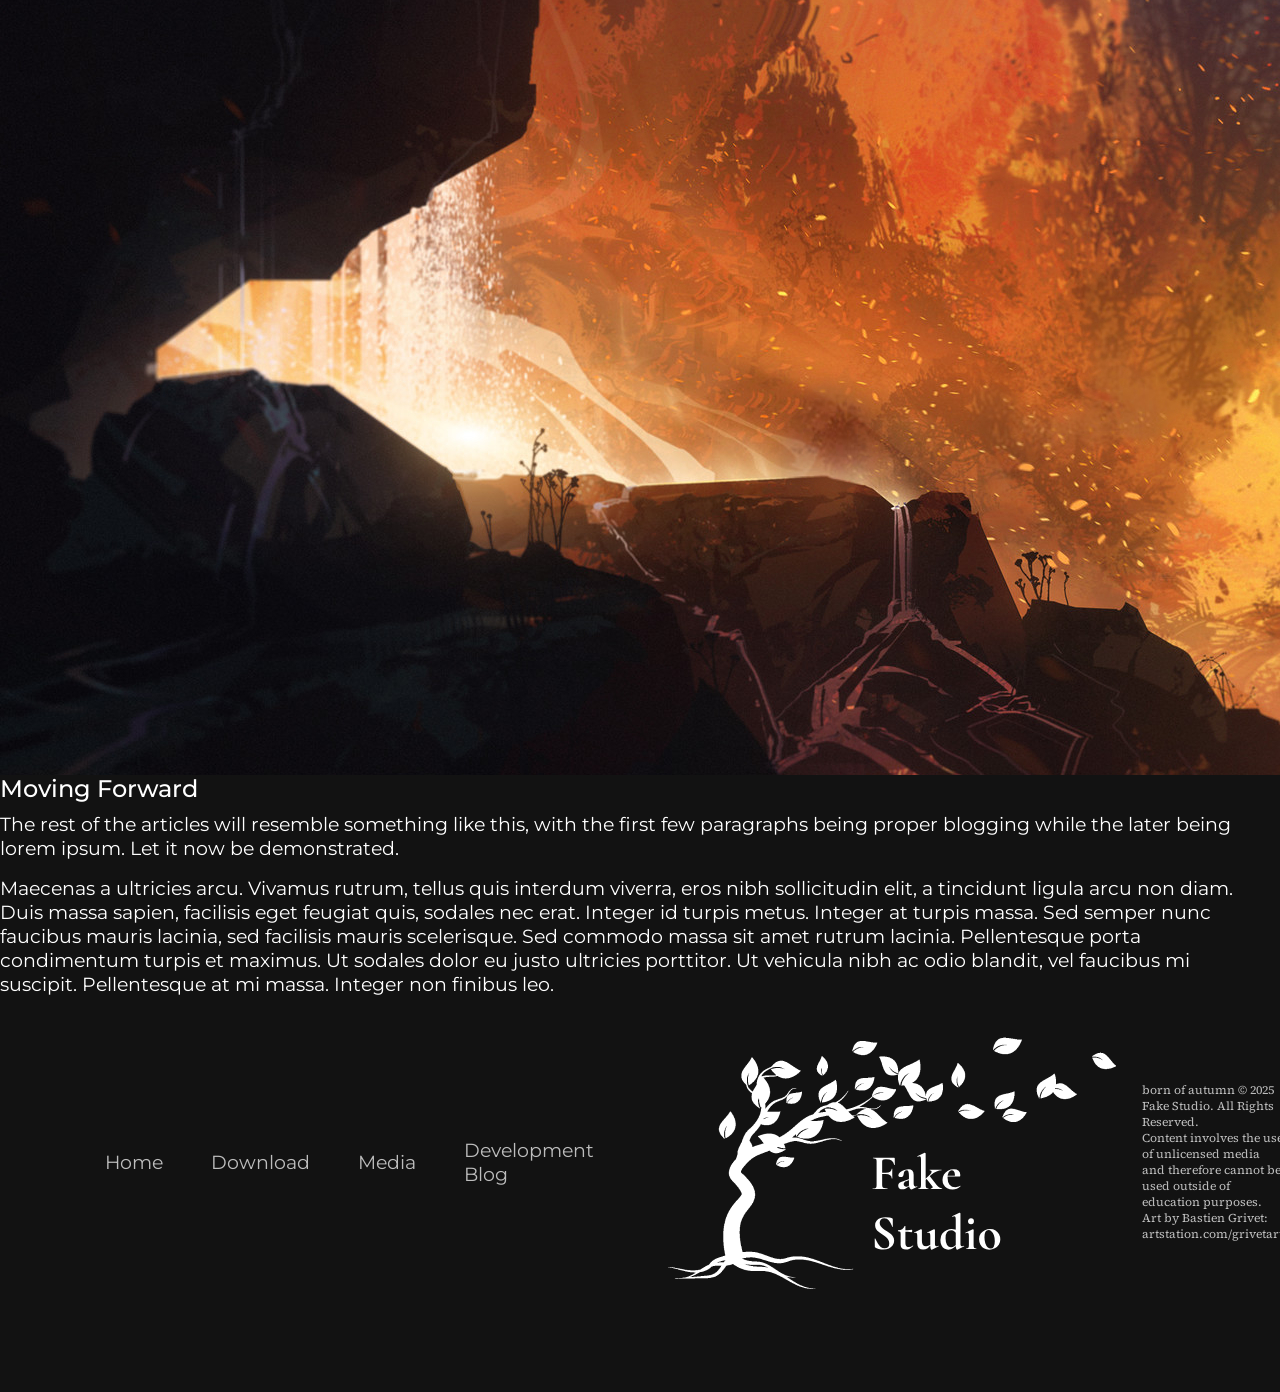
<file: html/articles/dev-update-001.html>
<!DOCTYPE html>
<html>
    <head>
        <meta charset="UTF-8">
        <meta name="viewport" content="width=device-width, initial-scale=1.0">
		<title>Dev Update #1: What is This? | born of autumn</title>

        <link href="https://cdn.jsdelivr.net/npm/bootstrap@5.3.3/dist/css/bootstrap.min.css" rel="stylesheet" integrity="sha384-QWTKZyjpPEjISv5WaRU9OFeRpok6YctnYmDr5pNlyT2bRjXh0JMhjY6hW+ALEwIH" crossorigin="anonymous">
        <script src="https://cdn.jsdelivr.net/npm/bootstrap@5.3.0/dist/js/bootstrap.bundle.min.js"></script>
        <link href="../../css/style.css" rel="stylesheet">
        <link rel="shortcut icon" href="../../images/icons/shortcutIcon.png">
    </head>
    <body>
        <nav class="navbar navbar-expand-md navbar-dark sticky-top position-fixed w-100 custom-nav">
            <div class="container-fluid">
              <button class="navbar-toggler ms-auto" type="button" data-bs-toggle="collapse" data-bs-target="#navbarCollapsible" aria-controls="navbarCollapsible" aria-expanded="false" aria-label="Toggle navigation">
                <span class="navbar-toggler-icon"></span>
              </button>
              <div class="collapse navbar-collapse justify-content-center" id="navbarCollapsible">
                <div class="d-flex flex-column flex-md-row align-items-end">
                  <a class="nav-link m-4 my-md-0 custom-link" aria-current="page" href="../home.html">Home</a>
                  <a class="nav-link m-4 my-md-0 custom-link" href="https://cobolo.itch.io/schoolbound" target="_blank">Download</a>
                  <a class="nav-link m-4 my-md-0 custom-link" href="../media.html">Media</a>
                  <a class="nav-link m-4 my-md-0 custom-link" href="../devBlog.html">Development Blog</a>
                </div>
              </div>
            </div>
          </nav>

        <header class="smallHeader">
              <p>
                dev blog
              </p>
        </header>

        <div class="blogWrapper">
          <a href="../devBlog.html" class="blogButton">
            <img src="../../images/arrowRight.png" class="arrow">
            Return
            <img src="../../images/arrowRight.png" class="arrow">
          </a>

          <h1>Dev Update #1: What Is This?</h1>
          <subtitle>Posted on 9th February 2025</subtitle>

          <img src="../../images/headerImage.jpg" class="thumbnail">

          <h4>What is <i>born in autumn?</i></h4>
          <p>It is a fake narrative-driven game for DM5001 Web Design 24S2.
            It was made for the sole purpose of figuring out what it takes to build a game landing page, and realising how much more there is to do.</p>
          <p>Firstly, the website does not use javascript or python, relying only on HTML, CSS, and Bootstrap.
            Additionally, there is no database for pagination queries, thus each "page" in the devBlog section is actually just another HTML file.</p>
          <p>All the illustrations were by Bastien Grivet from his artstation at <a href="artstation.com/grivetart">artstation.com/grivetart</a>.
          Because there is no license to use his work, this website cannot be used for anything outside of educational purposes.</p>
            
          <img src="../../images/communityImage.jpg" class="thumbnail">
          <h4>Moving Forward</h4>
          <p>The rest of the articles will resemble something like this, with the first few paragraphs being proper blogging while the later being lorem ipsum. 
            Let it now be demonstrated.</p>
          <p>Maecenas a ultricies arcu. Vivamus rutrum, tellus quis interdum viverra, eros nibh sollicitudin elit, a tincidunt ligula arcu non diam. Duis massa sapien, facilisis eget feugiat quis, sodales nec erat. Integer id turpis metus. Integer at turpis massa. Sed semper nunc faucibus mauris lacinia, sed facilisis mauris scelerisque. Sed commodo massa sit amet rutrum lacinia. Pellentesque porta condimentum turpis et maximus. Ut sodales dolor eu justo ultricies porttitor. Ut vehicula nibh ac odio blandit, vel faucibus mi suscipit. Pellentesque at mi massa. Integer non finibus leo.</p>
        </div>

        <footer>
          <div class="d-flex flex-column flex-md-row align-items-center justify-content-center m-4">
            <a class="nav-link mx-4 my-1 custom-link" aria-current="page" href="../home.html">Home</a>
            <a class="nav-link mx-4 my-1 custom-link" href="https://cobolo.itch.io/schoolbound" target="_blank">Download</a>
            <a class="nav-link mx-4 my-1 custom-link" href="../media.html">Media</a>
            <a class="nav-link mx-4 my-1 custom-link" href="../devBlog.html">Development Blog</a>
          </div>

          <img src="../../images/fakeStudioLogo.png">
            
          <div class="copyright">
            <p>born of autumn © 2025 Fake Studio. All Rights Reserved.</p>
            <p>Content involves the use of unlicensed media and therefore cannot be used outside of education purposes.</p>
            <p>Art by Bastien Grivet: artstation.com/grivetart</p>
          </div>
        </footer>
          
    </body>
</html>
</file>
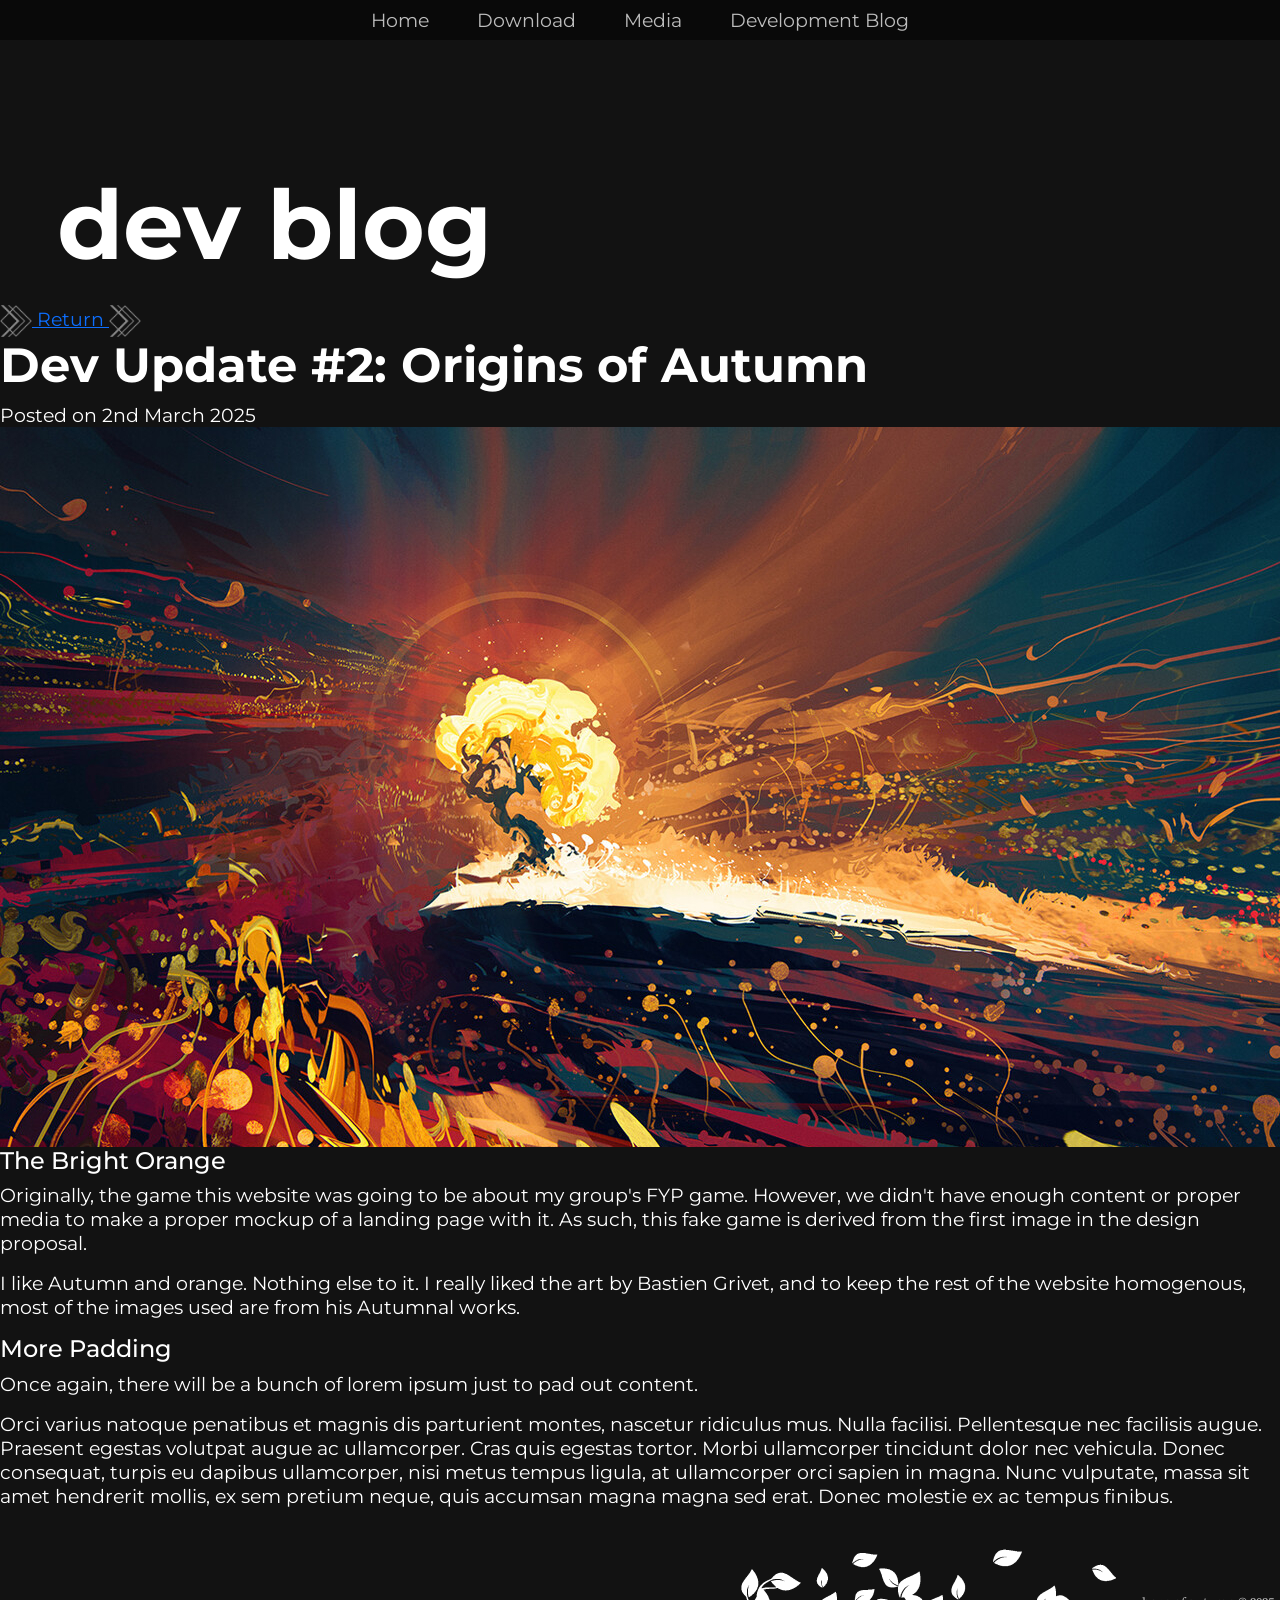
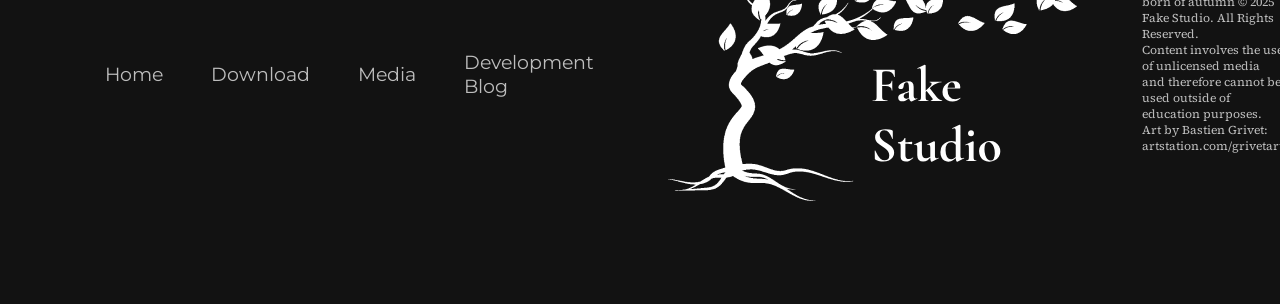
<file: html/articles/dev-update-002.html>
<!DOCTYPE html>
<html>
    <head>
        <meta charset="UTF-8">
        <meta name="viewport" content="width=device-width, initial-scale=1.0">
		<title>Dev Update #2: Origins of Autumn | born of autumn</title>

        <link href="https://cdn.jsdelivr.net/npm/bootstrap@5.3.3/dist/css/bootstrap.min.css" rel="stylesheet" integrity="sha384-QWTKZyjpPEjISv5WaRU9OFeRpok6YctnYmDr5pNlyT2bRjXh0JMhjY6hW+ALEwIH" crossorigin="anonymous">
        <script src="https://cdn.jsdelivr.net/npm/bootstrap@5.3.0/dist/js/bootstrap.bundle.min.js"></script>
        <link href="../../css/style.css" rel="stylesheet">
        <link rel="shortcut icon" href="../../images/icons/shortcutIcon.png">
    </head>
    <body>
        <nav class="navbar navbar-expand-md navbar-dark sticky-top position-fixed w-100 custom-nav">
            <div class="container-fluid">
              <button class="navbar-toggler ms-auto" type="button" data-bs-toggle="collapse" data-bs-target="#navbarCollapsible" aria-controls="navbarCollapsible" aria-expanded="false" aria-label="Toggle navigation">
                <span class="navbar-toggler-icon"></span>
              </button>
              <div class="collapse navbar-collapse justify-content-center" id="navbarCollapsible">
                <div class="d-flex flex-column flex-md-row align-items-end">
                  <a class="nav-link m-4 my-md-0 custom-link" aria-current="page" href="../home.html">Home</a>
                  <a class="nav-link m-4 my-md-0 custom-link" href="https://cobolo.itch.io/schoolbound" target="_blank">Download</a>
                  <a class="nav-link m-4 my-md-0 custom-link" href="../media.html">Media</a>
                  <a class="nav-link m-4 my-md-0 custom-link" href="../devBlog.html">Development Blog</a>
                </div>
              </div>
            </div>
          </nav>

        <header class="smallHeader">
              <p>
                dev blog
              </p>
        </header>

        <div class="blogWrapper">
          <a href="../devBlog.html" class="blogButton">
            <img src="../../images/arrowRight.png" class="arrow">
            Return
            <img src="../../images/arrowRight.png" class="arrow">
          </a>

          <h1>Dev Update #2: Origins of Autumn</h1>
          <subtitle>Posted on 2nd March 2025</subtitle>

          <img src="../../images/articles/devUpdate002.jpg" class="thumbnail">

          <h4>The Bright Orange</i></h4>
          <p>Originally, the game this website was going to be about my group's FYP game.
            However, we didn't have enough content or proper media to make a proper mockup of a landing page with it.
            As such, this fake game is derived from the first image in the design proposal.
          </p>
          <p>I like Autumn and orange. Nothing else to it. 
            I really liked the art by Bastien Grivet, and to keep the rest of the website homogenous, most of the images used are from his Autumnal works.
          </p>
            
          <h4>More Padding</h4>
          <p>Once again, there will be a bunch of lorem ipsum just to pad out content.</p>
          <p>Orci varius natoque penatibus et magnis dis parturient montes, nascetur ridiculus mus. Nulla facilisi. Pellentesque nec facilisis augue. Praesent egestas volutpat augue ac ullamcorper. Cras quis egestas tortor. Morbi ullamcorper tincidunt dolor nec vehicula. Donec consequat, turpis eu dapibus ullamcorper, nisi metus tempus ligula, at ullamcorper orci sapien in magna. Nunc vulputate, massa sit amet hendrerit mollis, ex sem pretium neque, quis accumsan magna magna sed erat. Donec molestie ex ac tempus finibus.</p>
        </div>

        <footer>
          <div class="d-flex flex-column flex-md-row align-items-center justify-content-center m-4">
            <a class="nav-link mx-4 my-1 custom-link" aria-current="page" href="../home.html">Home</a>
            <a class="nav-link mx-4 my-1 custom-link" href="https://cobolo.itch.io/schoolbound" target="_blank">Download</a>
            <a class="nav-link mx-4 my-1 custom-link" href="../media.html">Media</a>
            <a class="nav-link mx-4 my-1 custom-link" href="../devBlog.html">Development Blog</a>
          </div>

          <img src="../../images/fakeStudioLogo.png">
            
          <div class="copyright">
            <p>born of autumn © 2025 Fake Studio. All Rights Reserved.</p>
            <p>Content involves the use of unlicensed media and therefore cannot be used outside of education purposes.</p>
            <p>Art by Bastien Grivet: artstation.com/grivetart</p>
          </div>
        </footer>
          
    </body>
</html>
</file>
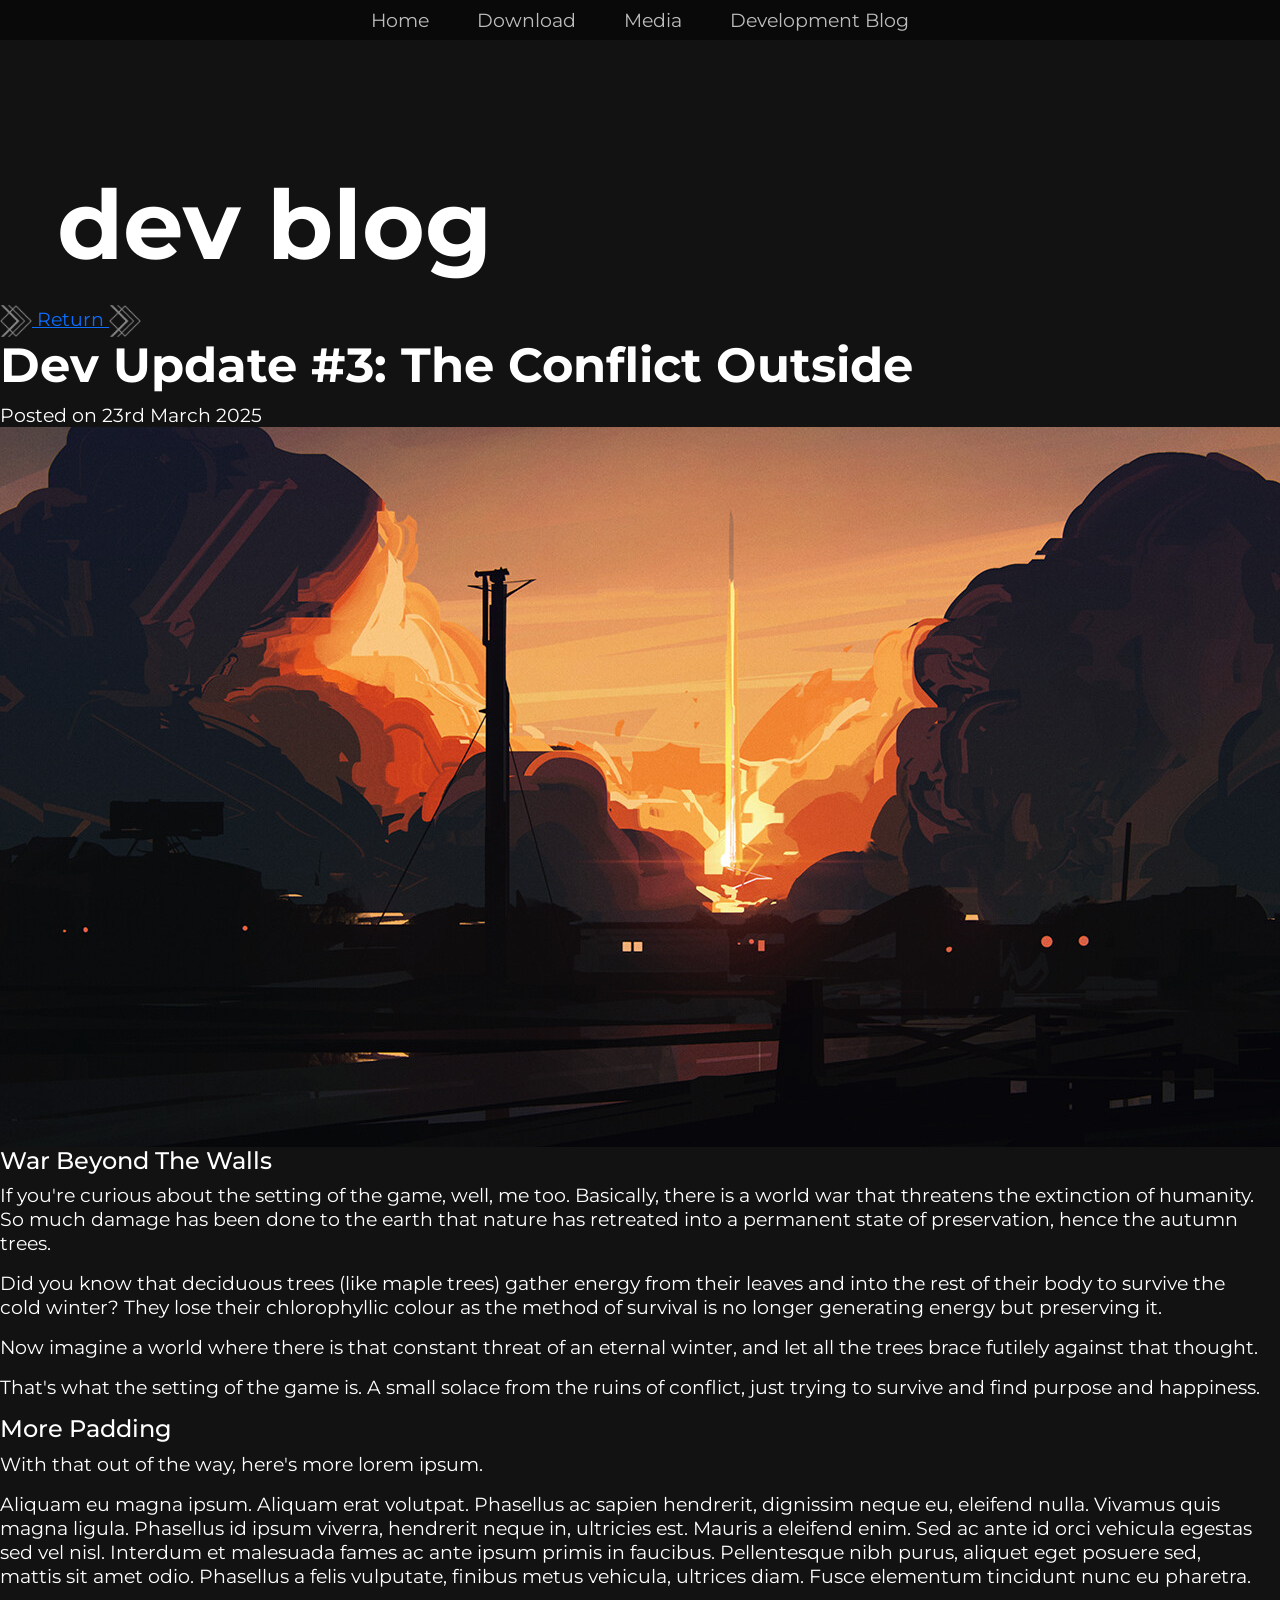
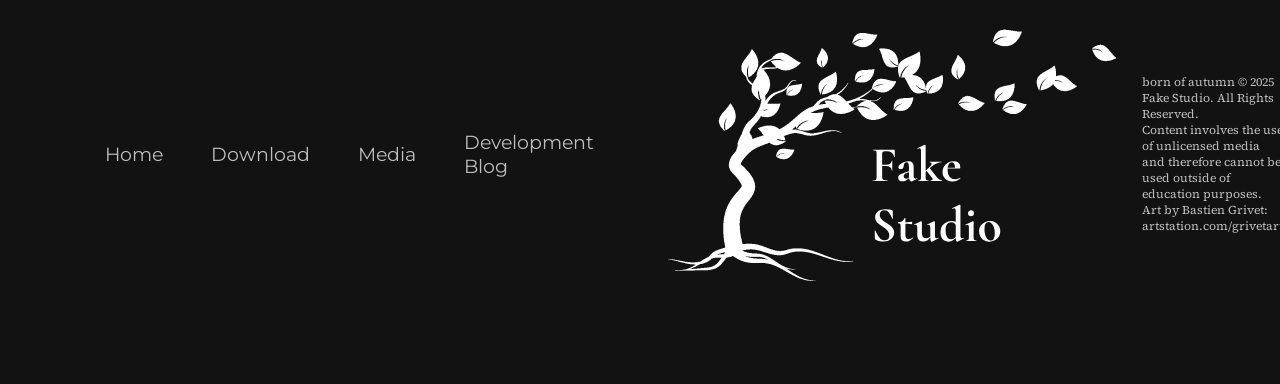
<file: html/articles/dev-update-003.html>
<!DOCTYPE html>
<html>
    <head>
        <meta charset="UTF-8">
        <meta name="viewport" content="width=device-width, initial-scale=1.0">
		<title>Dev Update #3: The Conflict Outside | born of autumn</title>

        <link href="https://cdn.jsdelivr.net/npm/bootstrap@5.3.3/dist/css/bootstrap.min.css" rel="stylesheet" integrity="sha384-QWTKZyjpPEjISv5WaRU9OFeRpok6YctnYmDr5pNlyT2bRjXh0JMhjY6hW+ALEwIH" crossorigin="anonymous">
        <script src="https://cdn.jsdelivr.net/npm/bootstrap@5.3.0/dist/js/bootstrap.bundle.min.js"></script>
        <link href="../../css/style.css" rel="stylesheet">
        <link rel="shortcut icon" href="../../images/icons/shortcutIcon.png">
    </head>
    <body>
        <nav class="navbar navbar-expand-md navbar-dark sticky-top position-fixed w-100 custom-nav">
            <div class="container-fluid">
              <button class="navbar-toggler ms-auto" type="button" data-bs-toggle="collapse" data-bs-target="#navbarCollapsible" aria-controls="navbarCollapsible" aria-expanded="false" aria-label="Toggle navigation">
                <span class="navbar-toggler-icon"></span>
              </button>
              <div class="collapse navbar-collapse justify-content-center" id="navbarCollapsible">
                <div class="d-flex flex-column flex-md-row align-items-end">
                  <a class="nav-link m-4 my-md-0 custom-link" aria-current="page" href="../home.html">Home</a>
                  <a class="nav-link m-4 my-md-0 custom-link" href="https://cobolo.itch.io/schoolbound" target="_blank">Download</a>
                  <a class="nav-link m-4 my-md-0 custom-link" href="../media.html">Media</a>
                  <a class="nav-link m-4 my-md-0 custom-link" href="../devBlog.html">Development Blog</a>
                </div>
              </div>
            </div>
          </nav>

        <header class="smallHeader">
              <p>
                dev blog
              </p>
        </header>

        <div class="blogWrapper">
          <a href="../devBlog.html" class="blogButton">
            <img src="../../images/arrowRight.png" class="arrow">
            Return
            <img src="../../images/arrowRight.png" class="arrow">
          </a>

          <h1>Dev Update #3: The Conflict Outside</h1>
          <subtitle>Posted on 23rd March 2025</subtitle>

          <img src="../../images/articles/devUpdate003.jpg" class="thumbnail">

          <h4>War Beyond The Walls</i></h4>
          <p>If you're curious about the setting of the game, well, me too. 
            Basically, there is a world war that threatens the extinction of humanity.
            So much damage has been done to the earth that nature has retreated into a permanent state of preservation, hence the autumn trees.
          </p>
          <p>Did you know that deciduous trees (like maple trees) gather energy from their leaves and into the rest of their body to survive the cold winter?
            They lose their chlorophyllic colour as the method of survival is no longer generating energy but preserving it.
          </p>
          <p>Now imagine a world where there is that constant threat of an eternal winter, and let all the trees brace futilely against that thought.</p>
          <p>That's what the setting of the game is. A small solace from the ruins of conflict, just trying to survive and find purpose and happiness.</p>
            
          <h4>More Padding</h4>
          <p>With that out of the way, here's more lorem ipsum.</p>
          <p>Aliquam eu magna ipsum. Aliquam erat volutpat. Phasellus ac sapien hendrerit, dignissim neque eu, eleifend nulla. Vivamus quis magna ligula. Phasellus id ipsum viverra, hendrerit neque in, ultricies est. Mauris a eleifend enim. Sed ac ante id orci vehicula egestas sed vel nisl. Interdum et malesuada fames ac ante ipsum primis in faucibus. Pellentesque nibh purus, aliquet eget posuere sed, mattis sit amet odio. Phasellus a felis vulputate, finibus metus vehicula, ultrices diam. Fusce elementum tincidunt nunc eu pharetra.</p>
        </div>

        <footer>
          <div class="d-flex flex-column flex-md-row align-items-center justify-content-center m-4">
            <a class="nav-link mx-4 my-1 custom-link" aria-current="page" href="../home.html">Home</a>
            <a class="nav-link mx-4 my-1 custom-link" href="https://cobolo.itch.io/schoolbound" target="_blank">Download</a>
            <a class="nav-link mx-4 my-1 custom-link" href="../media.html">Media</a>
            <a class="nav-link mx-4 my-1 custom-link" href="../devBlog.html">Development Blog</a>
          </div>

          <img src="../../images/fakeStudioLogo.png">
            
          <div class="copyright">
            <p>born of autumn © 2025 Fake Studio. All Rights Reserved.</p>
            <p>Content involves the use of unlicensed media and therefore cannot be used outside of education purposes.</p>
            <p>Art by Bastien Grivet: artstation.com/grivetart</p>
          </div>
        </footer>
          
    </body>
</html>
</file>
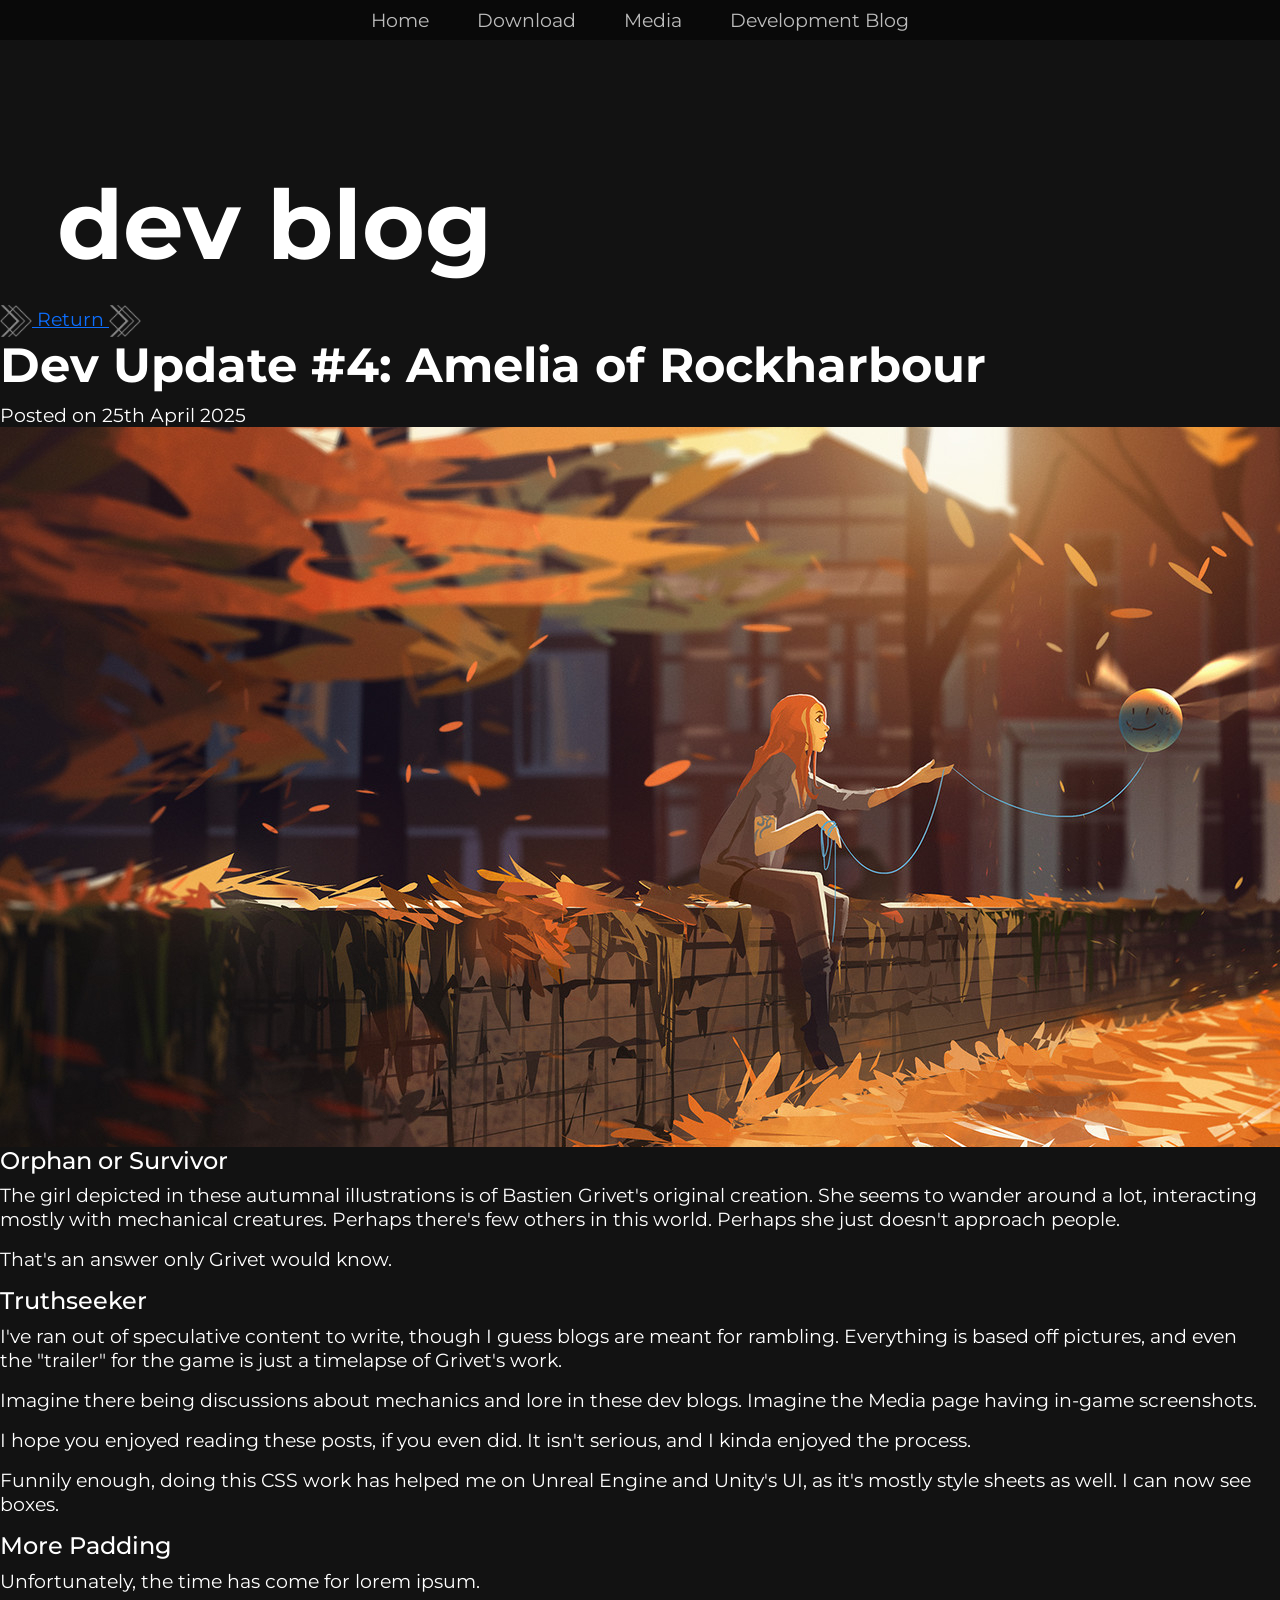
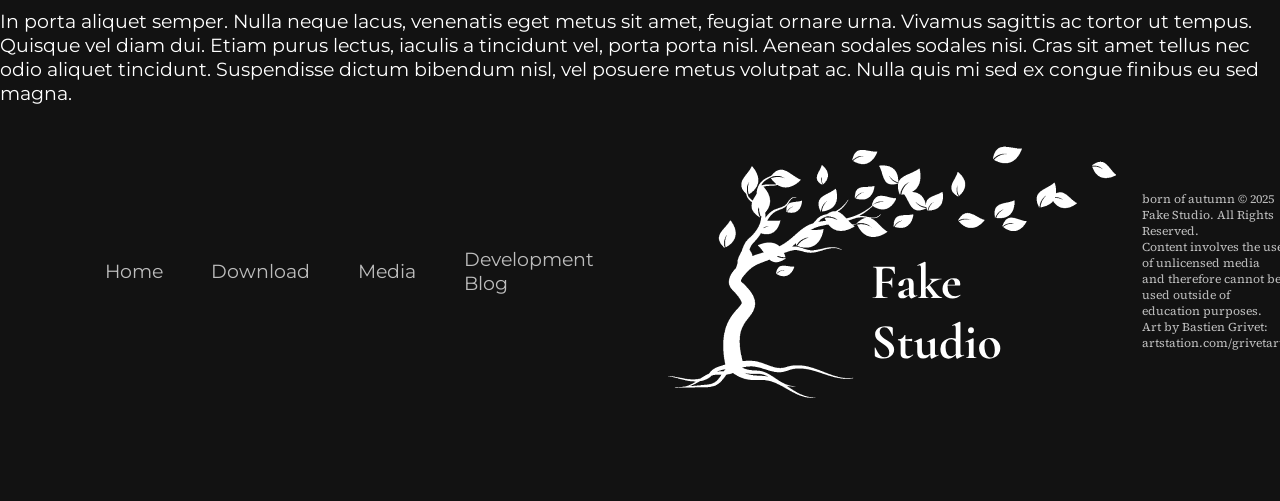
<file: html/articles/dev-update-004.html>
<!DOCTYPE html>
<html>
    <head>
        <meta charset="UTF-8">
        <meta name="viewport" content="width=device-width, initial-scale=1.0">
		<title>Dev Update #4: Amelia of Rockharbour | born of autumn</title>

        <link href="https://cdn.jsdelivr.net/npm/bootstrap@5.3.3/dist/css/bootstrap.min.css" rel="stylesheet" integrity="sha384-QWTKZyjpPEjISv5WaRU9OFeRpok6YctnYmDr5pNlyT2bRjXh0JMhjY6hW+ALEwIH" crossorigin="anonymous">
        <script src="https://cdn.jsdelivr.net/npm/bootstrap@5.3.0/dist/js/bootstrap.bundle.min.js"></script>
        <link href="../../css/style.css" rel="stylesheet">
        <link rel="shortcut icon" href="../../images/icons/shortcutIcon.png">
    </head>
    <body>
        <nav class="navbar navbar-expand-md navbar-dark sticky-top position-fixed w-100 custom-nav">
            <div class="container-fluid">
              <button class="navbar-toggler ms-auto" type="button" data-bs-toggle="collapse" data-bs-target="#navbarCollapsible" aria-controls="navbarCollapsible" aria-expanded="false" aria-label="Toggle navigation">
                <span class="navbar-toggler-icon"></span>
              </button>
              <div class="collapse navbar-collapse justify-content-center" id="navbarCollapsible">
                <div class="d-flex flex-column flex-md-row align-items-end">
                  <a class="nav-link m-4 my-md-0 custom-link" aria-current="page" href="../home.html">Home</a>
                  <a class="nav-link m-4 my-md-0 custom-link" href="https://cobolo.itch.io/schoolbound" target="_blank">Download</a>
                  <a class="nav-link m-4 my-md-0 custom-link" href="../media.html">Media</a>
                  <a class="nav-link m-4 my-md-0 custom-link" href="../devBlog.html">Development Blog</a>
                </div>
              </div>
            </div>
          </nav>

        <header class="smallHeader">
              <p>
                dev blog
              </p>
        </header>

        <div class="blogWrapper">
          <a href="../devBlog.html" class="blogButton">
            <img src="../../images/arrowRight.png" class="arrow">
            Return
            <img src="../../images/arrowRight.png" class="arrow">
          </a>

          <h1>Dev Update #4: Amelia of Rockharbour</h1>
          <subtitle>Posted on 25th April 2025</subtitle>

          <img src="../../images/articles/devUpdate004.jpg" class="thumbnail">

          <h4>Orphan or Survivor</i></h4>
          <p>The girl depicted in these autumnal illustrations is of Bastien Grivet's original creation.
            She seems to wander around a lot, interacting mostly with mechanical creatures.
            Perhaps there's few others in this world. Perhaps she just doesn't approach people.
          </p>
          <p>That's an answer only Grivet would know.</p>

          <h4>Truthseeker</h4>
          <p>I've ran out of speculative content to write, though I guess blogs are meant for rambling.
            Everything is based off pictures, and even the "trailer" for the game is just a timelapse of Grivet's work.
          </p>
          <p>Imagine there being discussions about mechanics and lore in these dev blogs.
            Imagine the Media page having in-game screenshots. 
          </p>
          <p>I hope you enjoyed reading these posts, if you even did.
            It isn't serious, and I kinda enjoyed the process.</p>
            <p>
            Funnily enough, doing this CSS work has helped me on Unreal Engine and Unity's UI, as it's mostly style sheets as well.
            I can now see boxes.
          </p>
            
          <h4>More Padding</h4>
          <p>Unfortunately, the time has come for lorem ipsum.</p>
          <p>In porta aliquet semper. Nulla neque lacus, venenatis eget metus sit amet, feugiat ornare urna. Vivamus sagittis ac tortor ut tempus. Quisque vel diam dui. Etiam purus lectus, iaculis a tincidunt vel, porta porta nisl. Aenean sodales sodales nisi. Cras sit amet tellus nec odio aliquet tincidunt. Suspendisse dictum bibendum nisl, vel posuere metus volutpat ac. Nulla quis mi sed ex congue finibus eu sed magna.</p>
        </div>

        <footer>
          <div class="d-flex flex-column flex-md-row align-items-center justify-content-center m-4">
            <a class="nav-link mx-4 my-1 custom-link" aria-current="page" href="../home.html">Home</a>
            <a class="nav-link mx-4 my-1 custom-link" href="https://cobolo.itch.io/schoolbound" target="_blank">Download</a>
            <a class="nav-link mx-4 my-1 custom-link" href="../media.html">Media</a>
            <a class="nav-link mx-4 my-1 custom-link" href="../devBlog.html">Development Blog</a>
          </div>

          <img src="../../images/fakeStudioLogo.png">
            
          <div class="copyright">
            <p>born of autumn © 2025 Fake Studio. All Rights Reserved.</p>
            <p>Content involves the use of unlicensed media and therefore cannot be used outside of education purposes.</p>
            <p>Art by Bastien Grivet: artstation.com/grivetart</p>
          </div>
        </footer>
          
    </body>
</html>
</file>
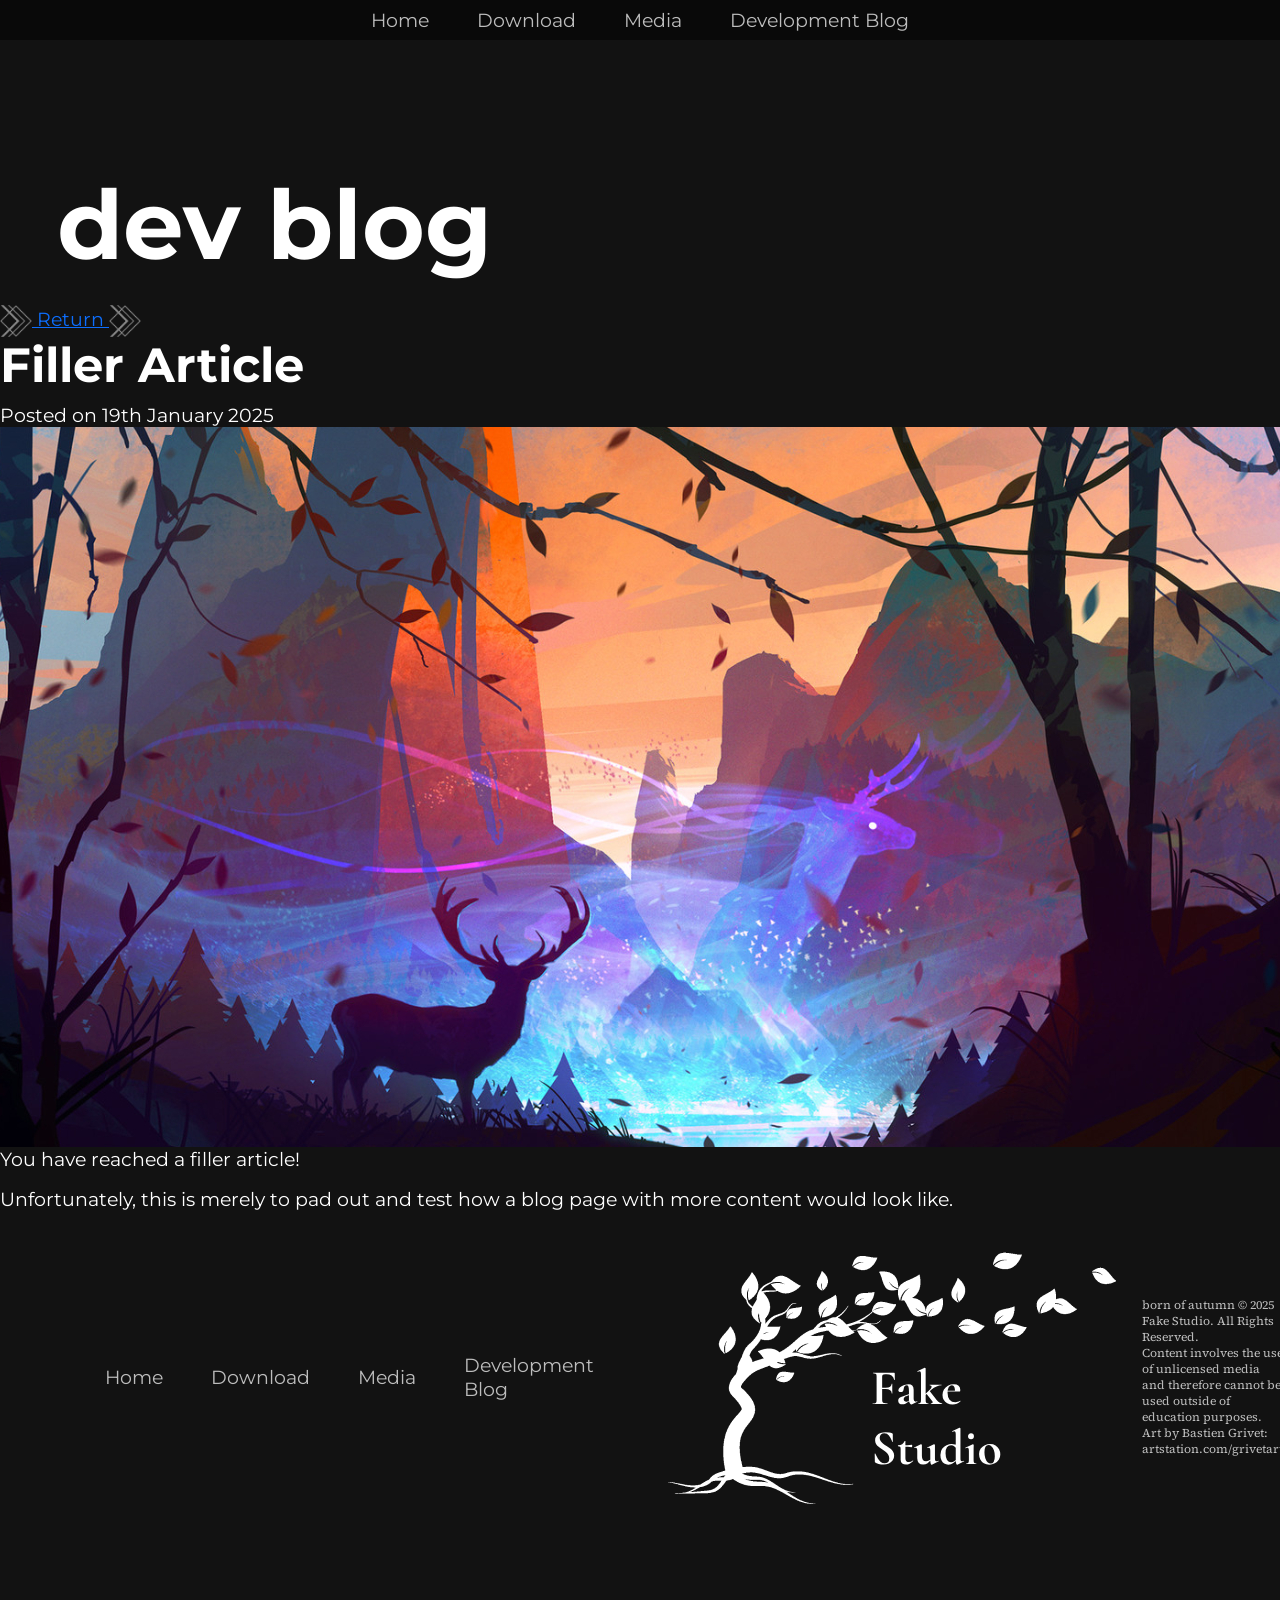
<file: html/articles/filler.html>
<!DOCTYPE html>
<html>
    <head>
        <meta charset="UTF-8">
        <meta name="viewport" content="width=device-width, initial-scale=1.0">
		<title>Filler Article | born of autumn</title>

        <link href="https://cdn.jsdelivr.net/npm/bootstrap@5.3.3/dist/css/bootstrap.min.css" rel="stylesheet" integrity="sha384-QWTKZyjpPEjISv5WaRU9OFeRpok6YctnYmDr5pNlyT2bRjXh0JMhjY6hW+ALEwIH" crossorigin="anonymous">
        <script src="https://cdn.jsdelivr.net/npm/bootstrap@5.3.0/dist/js/bootstrap.bundle.min.js"></script>
        <link href="../../css/style.css" rel="stylesheet">
    </head>
    <body>
        <nav class="navbar navbar-expand-md navbar-dark sticky-top position-fixed w-100 custom-nav">
            <div class="container-fluid">
              <button class="navbar-toggler ms-auto" type="button" data-bs-toggle="collapse" data-bs-target="#navbarCollapsible" aria-controls="navbarCollapsible" aria-expanded="false" aria-label="Toggle navigation">
                <span class="navbar-toggler-icon"></span>
              </button>
              <div class="collapse navbar-collapse justify-content-center" id="navbarCollapsible">
                <div class="d-flex flex-column flex-md-row align-items-end">
                  <a class="nav-link m-4 my-md-0 custom-link" aria-current="page" href="../home.html">Home</a>
                  <a class="nav-link m-4 my-md-0 custom-link" href="https://cobolo.itch.io/schoolbound" target="_blank">Download</a>
                  <a class="nav-link m-4 my-md-0 custom-link" href="../media.html">Media</a>
                  <a class="nav-link m-4 my-md-0 custom-link" href="../devBlog.html">Development Blog</a>
                </div>
              </div>
            </div>
          </nav>

        <header class="smallHeader">
              <p>
                dev blog
              </p>
        </header>

        <div class="blogWrapper">
          <a href="../devBlog.html" class="blogButton">
            <img src="../../images/arrowRight.png" class="arrow">
            Return
            <img src="../../images/arrowRight.png" class="arrow">
          </a>

          <h1>Filler Article</h1>
          <subtitle>Posted on 19th January 2025</subtitle>

          <img src="../../images/articles/filler.jpg" class="thumbnail">

          <p>You have reached a filler article!</p>
          <p>Unfortunately, this is merely to pad out and test how a blog page with more content would look like.</p>
          
        </div>

        <footer>
          <div class="d-flex flex-column flex-md-row align-items-center justify-content-center m-4">
            <a class="nav-link mx-4 my-1 custom-link" aria-current="page" href="../home.html">Home</a>
            <a class="nav-link mx-4 my-1 custom-link" href="https://cobolo.itch.io/schoolbound" target="_blank">Download</a>
            <a class="nav-link mx-4 my-1 custom-link" href="../media.html">Media</a>
            <a class="nav-link mx-4 my-1 custom-link" href="../devBlog.html">Development Blog</a>
          </div>

          <img src="../../images/fakeStudioLogo.png">
            
          <div class="copyright">
            <p>born of autumn © 2025 Fake Studio. All Rights Reserved.</p>
            <p>Content involves the use of unlicensed media and therefore cannot be used outside of education purposes.</p>
            <p>Art by Bastien Grivet: artstation.com/grivetart</p>
          </div>
        </footer>
          
    </body>
</html>
</file>
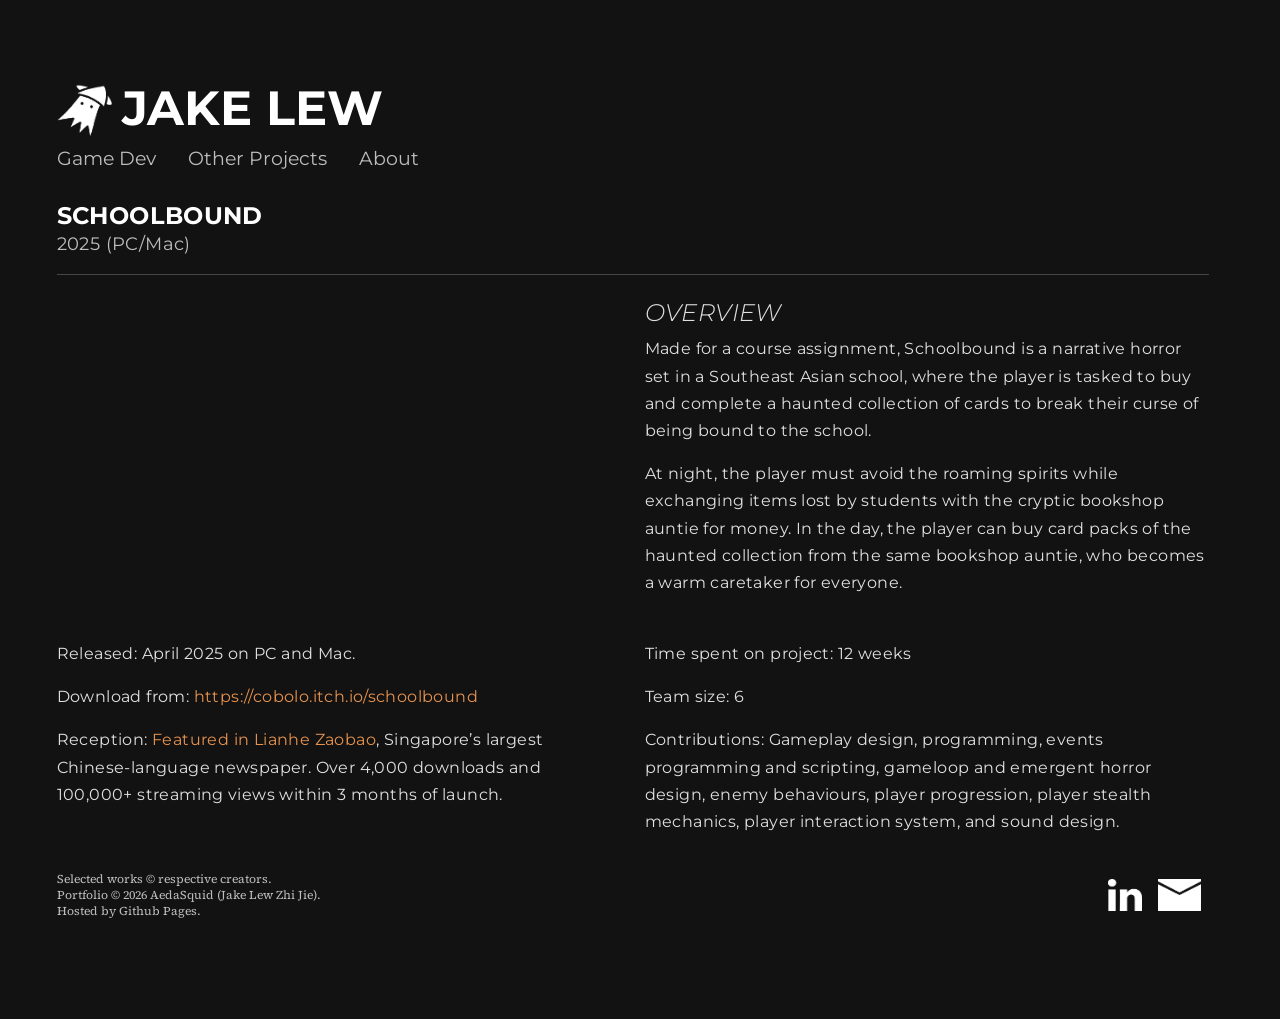
<file: html/articles/schoolbound.html>
<!DOCTYPE html>
<html>
    <head>
        <meta charset="UTF-8">
        <meta name="viewport" content="width=device-width, initial-scale=1.0">
		<title>aedasquid</title>

        <link href="https://cdn.jsdelivr.net/npm/bootstrap@5.3.3/dist/css/bootstrap.min.css" rel="stylesheet" integrity="sha384-QWTKZyjpPEjISv5WaRU9OFeRpok6YctnYmDr5pNlyT2bRjXh0JMhjY6hW+ALEwIH" crossorigin="anonymous">
        <script src="https://cdn.jsdelivr.net/npm/bootstrap@5.3.0/dist/js/bootstrap.bundle.min.js"></script>
        <link href="../../css/style.css" rel="stylesheet">
        <link rel="shortcut icon" href="../../images/icons/aedaSquid_logoS.png">
    </head>
    <body>
        <header>
          <a class="header-name" href="../../index.html">
            <img class="logo-aeda" src="../../images/icons/aedaSquid_logoW.png" alt="Logo, a cartoon squid.">
            <h1>JAKE LEW</h1>
          </a>
          
          <div class="header-nav d-flex flex-column flex-md-row align-items-left justify-content-center">
            <a class="nav-link custom-link" href="../../index.html">Game Dev</a>
            <a class="nav-link custom-link" href="../otherProjects.html">Other Projects</a>
            <a class="nav-link custom-link" href="../about.html">About</a>
          </div>
        </header>

        <div class="article flex-column">
          <div class="full flex-column">
            <h5 class="article-title">SCHOOLBOUND</h5>
            <p class="article-date"><small>2025 (PC/Mac)</small></p>
          </div>

          <div class="full">
            <hr class="line">
          </div>

          <!-- <div class="full justify-content-center">
            <iframe class="video-frame"
            src="https://www.youtube.com/embed/ebnVx07TJCM?si=uB8867rKOwAGso1W" title="YouTube video player" frameborder="0" allow="accelerometer; autoplay; clipboard-write; encrypted-media; gyroscope; picture-in-picture; web-share" referrerpolicy="strict-origin-when-cross-origin" allowfullscreen>
            </iframe>
          </div> -->

          <div class="row">
            <div class="col-md-12 col-lg-6">
              <iframe class="video-frame"
              src="https://www.youtube.com/embed/ebnVx07TJCM?si=uB8867rKOwAGso1W" title="YouTube video player" frameborder="0" allow="accelerometer; autoplay; clipboard-write; encrypted-media; gyroscope; picture-in-picture; web-share" referrerpolicy="strict-origin-when-cross-origin" allowfullscreen>
              </iframe>
            </div>

            <div class="col-md-12 col-lg-6">
              <div class="small-gap"></div>
              <h1>OVERVIEW</h1>
              <p>Made for a course assignment, Schoolbound is a narrative horror set in a Southeast
                Asian school, where the player is tasked to buy and complete a haunted collection of
                cards to break their curse of being bound to the school.
              </p>
              <p>At night, the player must avoid the roaming spirits while exchanging items lost by
                students with the cryptic bookshop auntie for money. In the day, the player can buy
                card packs of the haunted collection from the same bookshop auntie, who becomes
                a warm caretaker for everyone.
              </p>
            </div>
          </div>

          <div class="big-gap"></div>

          <div class="row">
            <div class="col-6">
              <p>Released: April 2025 on PC and Mac.</p>
              <p>Download from: <a href="https://cobolo.itch.io/schoolbound">https://cobolo.itch.io/schoolbound</a></p>
              <p>Reception: <a href="https://www.zaobao.com.sg/news/singapore/story20250511-6321103">Featured in Lianhe Zaobao</a>, Singapore’s largest Chinese-language newspaper. 
                Over 4,000 downloads and 100,000+ streaming views within 3 months of launch.
              </p>
            </div>

            <div class="col-6">
              <p>Time spent on project: 12 weeks</p>
              <p>Team size: 6</p>
              <p>Contributions: Gameplay design, programming, events programming and scripting,
                gameloop and emergent horror design, enemy behaviours, player progression, player
                stealth mechanics, player interaction system, and sound design.
              </p>
            </div>
          </div>

        </div>

        <footer>
          <div class="copyright">
            <p>Selected works © respective creators.</p>
            <p>Portfolio © <script>document.write(new Date().getFullYear());</script> AedaSquid (Jake Lew Zhi Jie).</p>
            <p>Hosted by Github Pages.</p>
          </div>

          <div class="contact-buttons">
            <a href="https://www.linkedin.com/in/jake-lew-zhi-jie/" target="_blank">
              <img src="../../images/icons/linkedin_icon.png" alt="Click to view my LinkedIn.">
            </a>

            <a href="mailto:jakelew@outlook.sg" target="_blank">
              <img src="../../images/icons/email_icon.png" alt="Click to write me an email">
            </a>
          </div>
        </footer>

        <script src="../../js/iframeHeightSetter.js"></script>

    </body>
</html>
</file>
<file: css/style.css>
@import url('https://fonts.googleapis.com/css2?family=Cormorant+Garamond:ital,wght@0,300..700;1,300..700&family=Montserrat:ital,wght@0,100..900;1,100..900&family=Crimson+Text:ital,wght@0,400;0,600;0,700;1,400;1,600;1,700&family=Source+Serif+4:ital,opsz,wght@0,8..60,200..900;1,8..60,200..900&display=swap');

@view-transition {navigation: auto;}

* {
    margin: 0;
    padding: 0;
}

html {
  scrollbar-gutter: stable;
}

body {
    font: 1.2rem/1.25 "Montserrat", sans-serif;
    color: white;

    --transGrey: rgba(0, 0, 0, 0.5);
    --lightGrey: #bdbdbd;
    --darkGrey: #222;
    --mediumGrey: #525252;
    --orange: #ff7300;
    --softOrange: rgb(231, 147, 78);
    --black: #121212;
    --softWhite: #e0e0e0;

    background-color: var(--black);

    display: flex;
    flex-direction: column;
}

h1, h2, h3 {
    font-size: 3rem;
    font-weight: bold;
}

header {
    display: flex;
    flex-direction: column;
    justify-content: center;
    align-items: flex-start;

    align-self: center;
    justify-self: center;

    width: clamp(0px, 1200px, 90vw);
    height: fit-content;

    margin-top: 5rem;
}

header .header-name {
    display: flex;
    flex-direction: row;
    justify-content: center;
    align-items: center;
    width: fit-content;

    transition: 0.2s ease;
    text-decoration: none;
    color: white;
}

header .header-name img {
    height: 60px;
    padding-bottom: 5px;
    padding-right: 10px;
}

header .header-name:hover {
    filter: invert(53%) sepia(95%) saturate(3493%) hue-rotate(2deg) brightness(101%) contrast(104%);
}

header .header-nav {
    margin-bottom: 2rem;
}

header .header-nav .nav-link {
    margin-right: 2rem;
}

.smallHeader {
    background-position: bottom;

    padding-top: 5rem;
    font-size: clamp(1.8rem, 10vw, 6rem);
    font-weight: bold;
    height: 25vh;
}

header .titleBobber{
    animation: softBobbing 5s infinite ease-in-out;
}

header .bobber {
    width: 50px;
    height: auto;
    position:absolute;
    bottom: 2rem;
    animation: bobbing 3s infinite ease-in-out;
}

.blogButton {
    margin: 1rem 0;
    transition: 0.1s ease;
}

.blogButton:hover {
    transform: scale(1.05);
}

.article {
    align-self: center;
    justify-self: center;
    width: clamp(0px, 1200px, 90vw);

    display: flex;
    flex-direction: row;

    font-size: 1rem;
    letter-spacing: 0.025rem;
    line-height: 1.7rem;
    color: var(--softWhite);
}

.article .line {
    width: 100%;
    margin: 1rem 0px;
}

.article .small-gap {
    height: 0.5rem;
}

.article .big-gap {
    height: 1.5rem;
}

.article .full {
    max-width: 100%;

    display: flex;
}

.article .centered {
    justify-self: center;
}

.article img {
    max-width: 100%;
    object-fit: contain;
    align-self: flex-start;
}

.article iframe {
    width: 100%;
    object-fit: contain;
    align-self: center;
}

.article-title {
    font-size: 1.5rem;
    font-weight: bold;
    color: white;
    margin: 0;

    text-decoration: underline;
    text-decoration-color: rgba(0, 0, 0, 0);

    transition: 0.15s ease;
}

.article-date {
    color: var(--lightGrey);
    font-size: 1.25rem;
    margin-bottom: 0;
}

.article li {
    margin-bottom: 1rem;
}

.article h1 {
    font-size: 1.5rem;
    font-weight: 300;
    font-style: italic;
}

.article .no-margin {
    margin: 0px;
}

.article h4 {
    color: var(--softOrange);
    font-weight: 1000;
    margin-top: 1rem;
}

.article .thumbnail {
    width: 100%;
    object-fit: cover;
    align-self: center;
    margin: 1rem;
}

.article .blogButton {
    margin: 1rem auto;
}

.article .blogButton img {
    transform: scale(-1);
}

.article a {
    color: var(--softOrange);

    text-decoration: none;
    text-decoration-color: rgba(0, 0, 0, 0);

    transition: 0.2s ease;
}

.article a:hover {
    text-decoration: underline;
    color: var(--orange);
}

/*#region OVERWRITES BOOTSTRAP CARDS */
.cardsContainer {
    display: flex;
    flex-direction: column;
    margin: 0;
    margin-top: -1rem;
    align-items: center;
    padding: 0px;

    height: auto;
}

.cardsContainer h1 {
    text-align: center;
    margin-bottom: 1rem;;
}

.card {
    font-family: "Montserrat", sans-serif;
    background-color: transparent;
    border-radius: 0;
    border: none;
    margin-bottom: 2rem;
    padding-top: 1rem;
    padding-bottom: 0.1rem;
}

.card:hover {
    background-color: rgb(22, 22, 22);
}

.card-body {
    padding-top: 0px;
}

.card p {
    color: var(--lightGrey);
    margin-bottom: 0;
}

.card-title {
    font-size: 1.5rem;
    font-weight: bold;
    color: white;
    margin: 0;

    text-decoration: underline;
    text-decoration-color: rgba(0, 0, 0, 0);

    transition: 0.15s ease;
}

.card:hover .card-title{
    color: var(--orange);
}

.card .card-title:hover {
    text-decoration-color: var(--orange);
}

.card img {
    transition: 0.15s ease;
    height: 300px;
    object-fit: cover;

    background-position: center;
    background-size: cover;
}

.card:hover img {
    transform: scale(1.025);
}

.card .card-tagList {
    display: flex;
    flex-wrap: wrap;
    gap: 5px;

    margin-top: 5px;
    padding: 10px;
}

.card .card-tag {
  background-color: var(--darkGrey);
  color: var(--lightGrey);

  padding: 3px 6px;
  border-radius: 10px;

  font-size: 1rem;
  display: inline-block;

  transition: 0.15s ease;
}

.card .card-tag:hover {
  background-color: var(--mediumGrey);
  color: white;
}

/*#region INDIVIDUAL GAME DEV CARDS*/
.card .card-iamnotarobot{
    background-image: url("../images/iamnotarobot/iamnotarobot_thmb01.jpg");
}

.card:hover .card-iamnotarobot{
    background-image: url("../images/iamnotarobot/iamnotarobot_thmb02.jpg");
}

.card .card-whalefall{
    background-image: url("../images/whalefall/whalefall_thmb01.jpg");
}

.card:hover .card-whalefall{
    background-image: url("../images/whalefall/whalefall_thmb02.jpg");
}

.card .card-schoolbound{
    background-image: url("../images/schoolbound/schoolbound_thmb01.jpg");
}

.card:hover .card-schoolbound{
    background-image: url("../images/schoolbound/schoolbound_thmb02.jpg");
}

.card .card-campyre{
    background-image: url("../images/campyre/campyre_thmb01.jpg");
}

.card:hover .card-campyre{
    background-image: url("../images/campyre/campyre_thmb02.jpg");
}

.card .card-rot{
    background-image: url("../images/rotGame/rot_thmb01.jpg");
}

.card:hover .card-rot{
    background-image: url("../images/rotGame/rot_thmb02.jpg");
}
/*#endregion INDIVIDUAL GAME DEV CARDS*/

/*#region INDIVIDUAL OTHER PROJECT CARDS*/
.card .card-resolutionFilm{
    background-image: url("../images/resolutionFilm/resolutionFilm_thmb01.jpg");
}

.card:hover .card-resolutionFilm{
    background-image: url("../images/resolutionFilm/resolutionFilm_thmb02.jpg");
}

.card .card-hunterFilm{
    background-image: url("../images/hunterFilm/hunterFilm_thmb01.jpg");
}

.card:hover .card-hunterFilm{
    background-image: url("../images/hunterFilm/hunterFilm_thmb02.jpg");
}
/*#endregion INDIVIDUAL OTHER PROJECT CARDS*/

/* .card:hover .overlay-img {
    transform: translate(-50%, -50%) scale(1.15);
} */

.media .card{
    cursor: pointer;
}
/*#endregion OVERWRITES BOOTSTRAP CARDS */

.community {
    background-image: url("../images/communityImage.jpg");
    background-size: cover;
    background-position: center;

    display: flex;
    flex-direction: column;
    justify-content: center;
    align-items: center;

    height: 80vh;
    width: auto;
}

.contact-buttons {
    width: fit-content;

    display: flex;
    justify-content: center;
    align-items: flex-end;

    transition: 0.2s ease;
}

.contact-buttons a{
    margin: 0 0.5rem;
    text-decoration: none;
}

.contact-buttons img {
    width: auto;
    height: 2rem;

    transition: 0.2s ease;
}

.contact-buttons:hover img{
    filter: brightness(50%);
}

.contact-buttons img:hover {
    filter: brightness(100%) invert(50%) sepia(100%) saturate(1000%) hue-rotate(-30deg);
    transform: scale(1.05);
}

footer {
    margin-top: 20px;
    margin-bottom: 100px;
    
    display: flex;
    justify-content: space-between;
    align-items: center;

    align-self: center;
    justify-self: center;
    width: clamp(0px, 1200px, 90vw);
    height: fit-content;
}

.copyright {
    display: flex;
    flex-direction: column;
    align-items: flex-start;
    text-align: left;
    font-size: 1rem;
    font: 0.75rem "Source Serif 4", serif;
    color: var(--lightGrey);
}

.copyright p {
    margin: 0;
}

.custom-nav {
    background-color: var(--transGrey);
}

.custom-link {
    color: var(--lightGrey);
}

.current-page {
    color: white;
}

.custom-link:hover {
    color: var(--orange);
}

/* a {
    color: white;
    text-decoration: none;
}

a:hover {
    color: var(--orange);
} */

.arrow {
    width: 2rem;
    height: auto;
    opacity: 50%;
}

.image-wrapper {
    position: relative;
    display: inline-block;
}

.overlay-img {
    position: absolute;
    top: 50%;
    left: 50%;
    transform: translate(-50%, -50%);
    width: 100px;
}

#focusedOverlay {
    background-color: var(--transGrey);
    position: fixed;
    top: 0;
    left: 0;
    height: 100vh;
    width: 100vw;

    display:none;
}

#focusedImage{
    position: fixed;
    top: 50%; left: 50%;
    transform: translate(-50%, -50%);
    max-width: 90vw;
    max-height: 90vh;
}

@media (max-width: 767.98px) {
    .article {
        flex-direction: column;
        padding: 0px 1rem;
        width: 100%;
    }

    .article .row {
        flex-direction: column;
    }

    .article .half {
        max-width: 100%;
    }

    .article img {
        max-width: 100%;
        max-height: 450px;
        align-self: center;
    }

    header {
        align-items: center;
        justify-self: center;
        align-self: center;
        width: 100%;
        margin-top: 2rem;
        margin-bottom: 2rem;
        height: fit-content;
    }

    header .header-nav {
        align-items: center;
        margin-bottom: 0px;
    }
    
    header .header-nav .nav-link {
      margin-right: 0px;
      margin-bottom: 1rem;
    }

    footer {
        flex-direction: column-reverse;
        justify-self: center;
        align-self: center;
        width: 100%;
    }

    .contact-buttons {
        margin-bottom: 1rem;
        align-items: center;
    }

    .copyright {
        text-align: center;
        align-items: center;
    }
    
    .navbar {
        background-color: transparent;
        transition: 0.1s ease;
        font-size: 2rem;
    }

    .navbar:has(.navbar-collapse.show) {
        background-color: var(--black);
    }

    .smallHeader {
        padding-top: 0;
        height: 20vh;
    }
}

@keyframes bobbing {
    0% { transform: translateY(0); }
    50% { transform: translateY(-8px); } 
    100% { transform: translateY(0); }
  }

@keyframes softBobbing {
    0% { transform: translateY(0); }
    50% { transform: translateY(-6px); } 
    100% { transform: translateY(0); }
}
</file>
